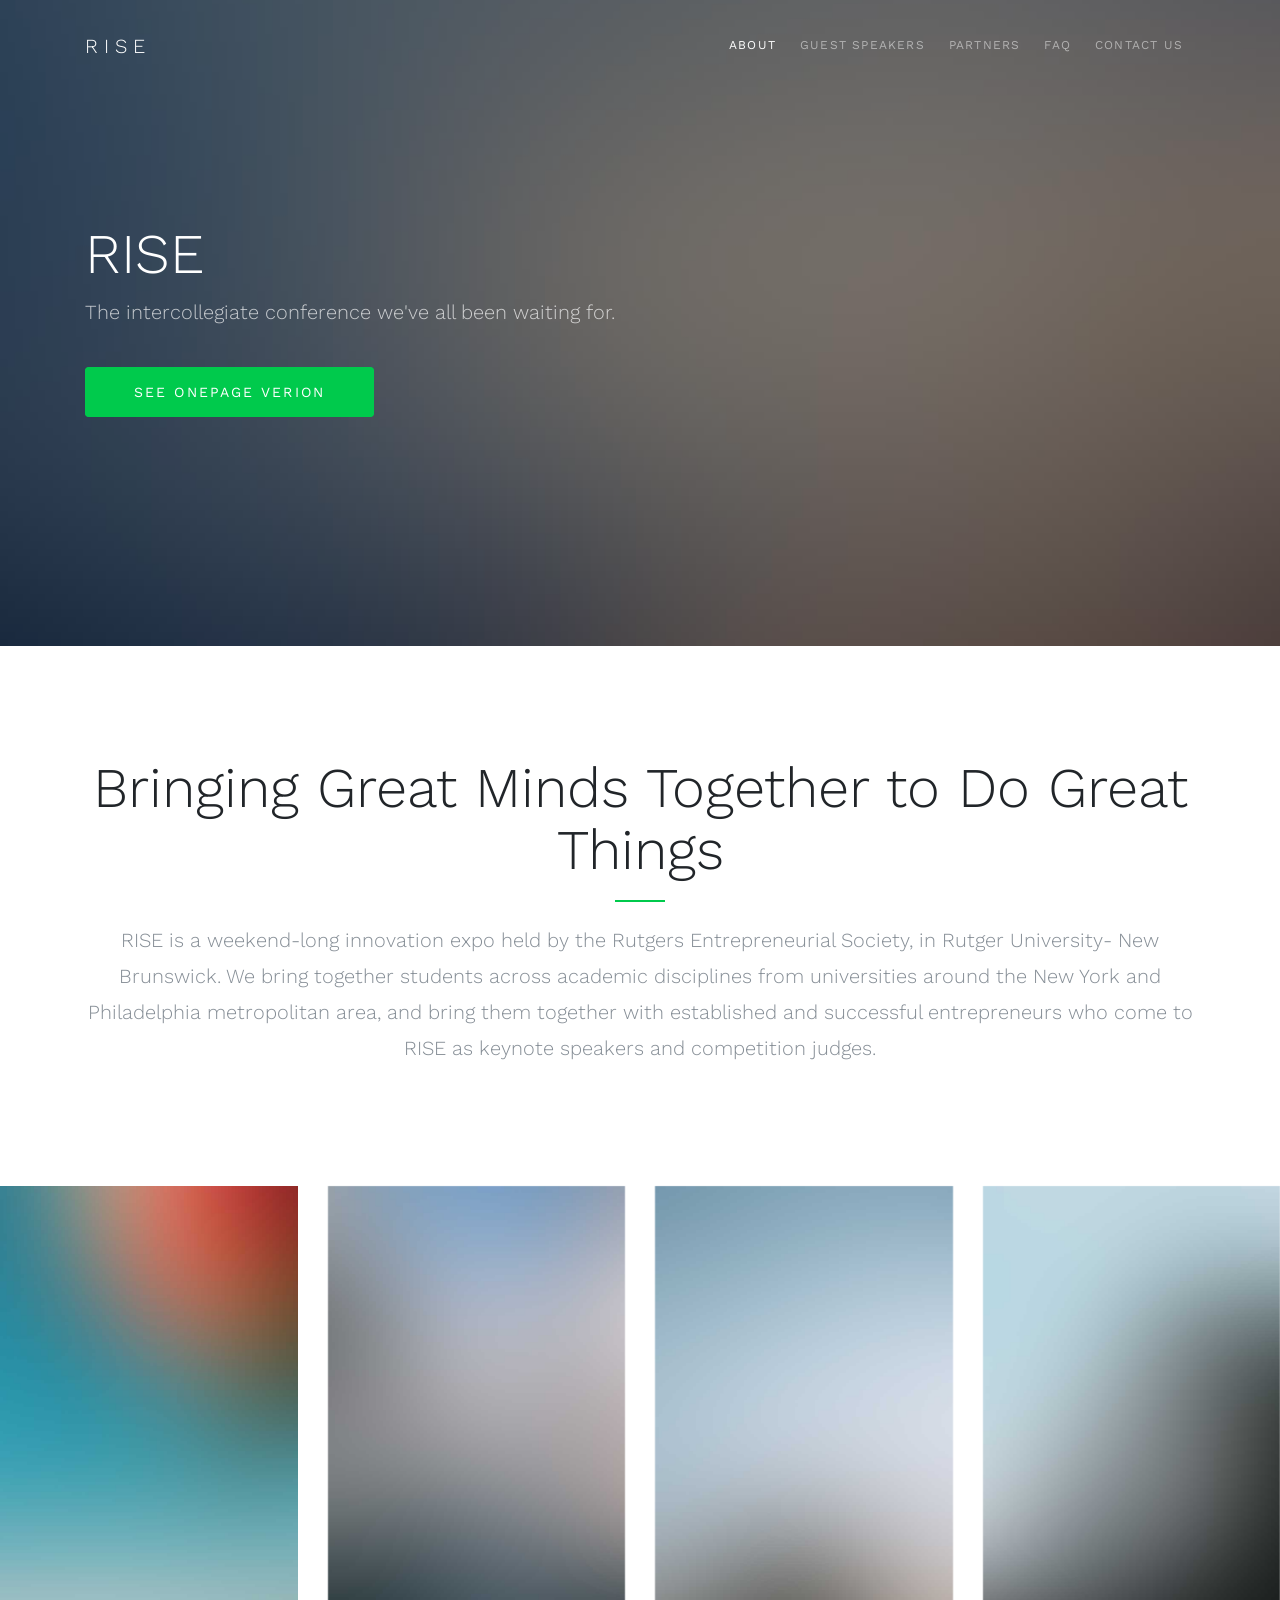
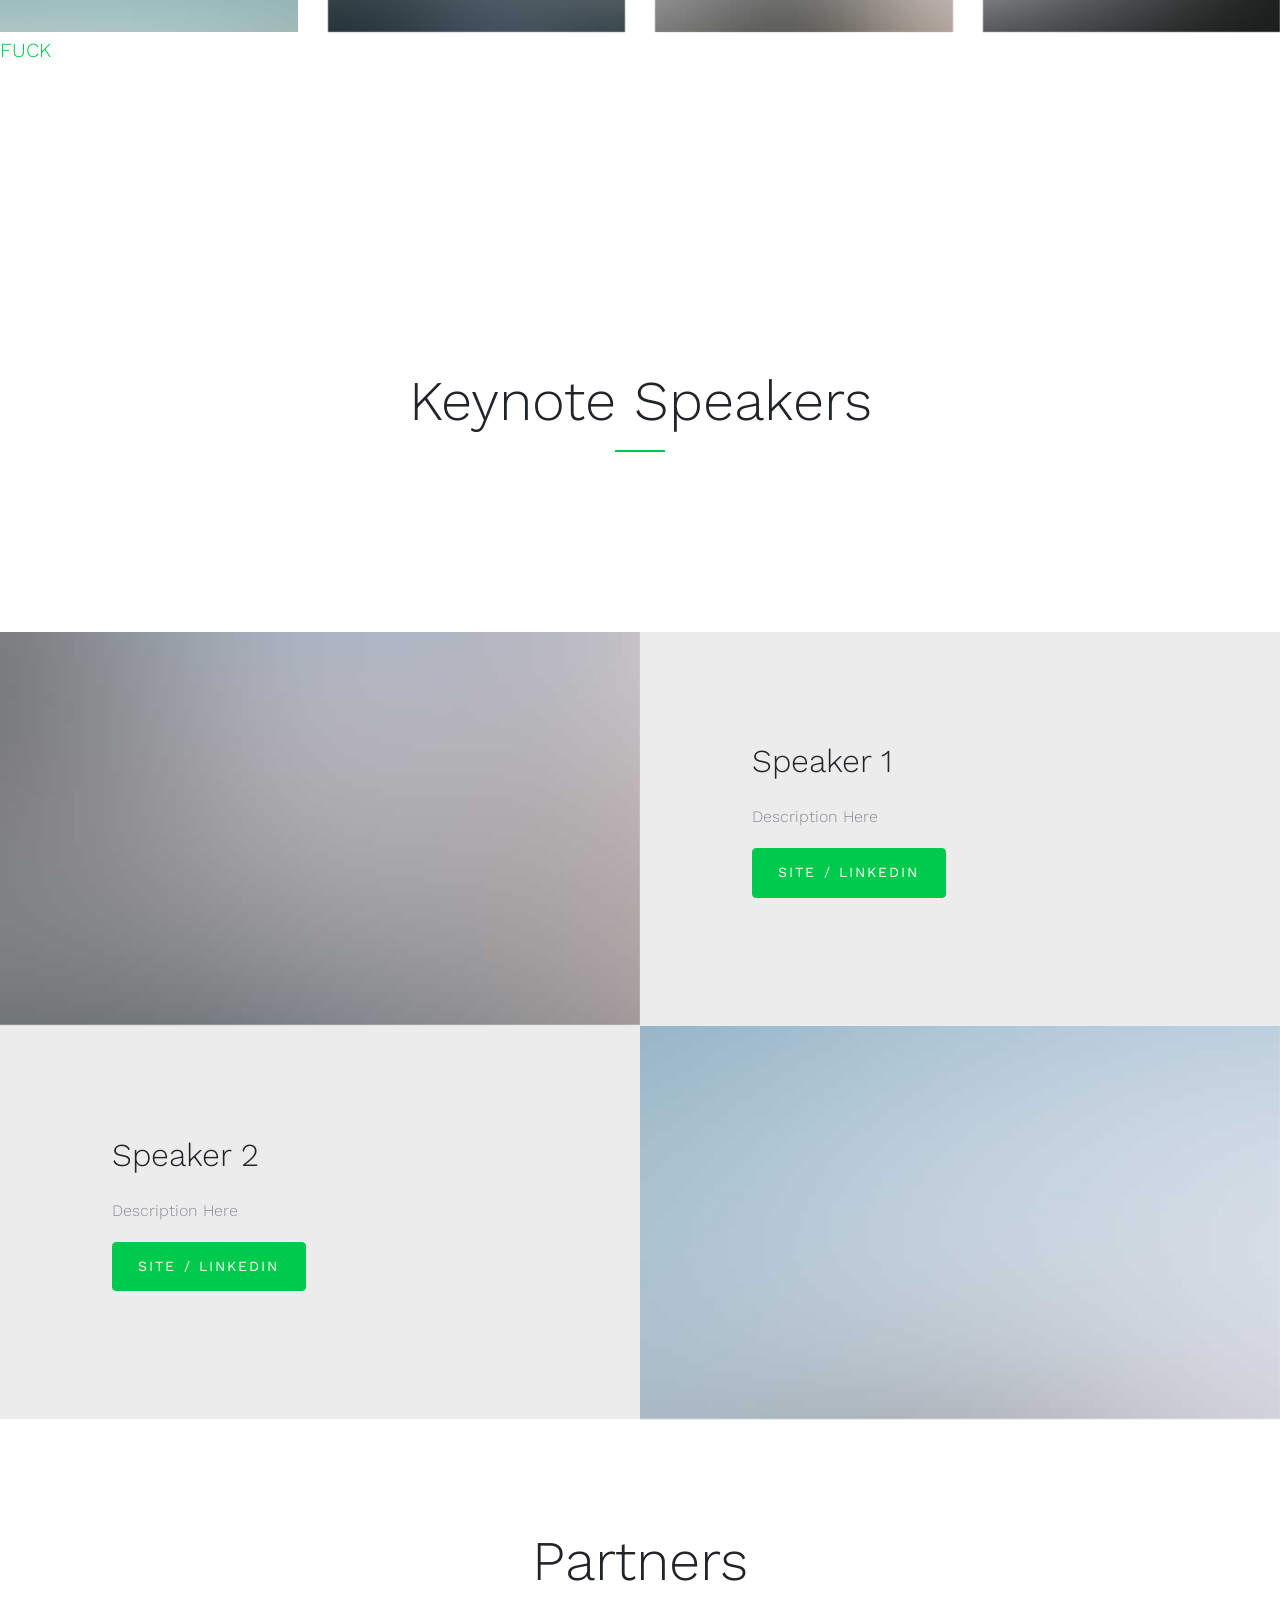
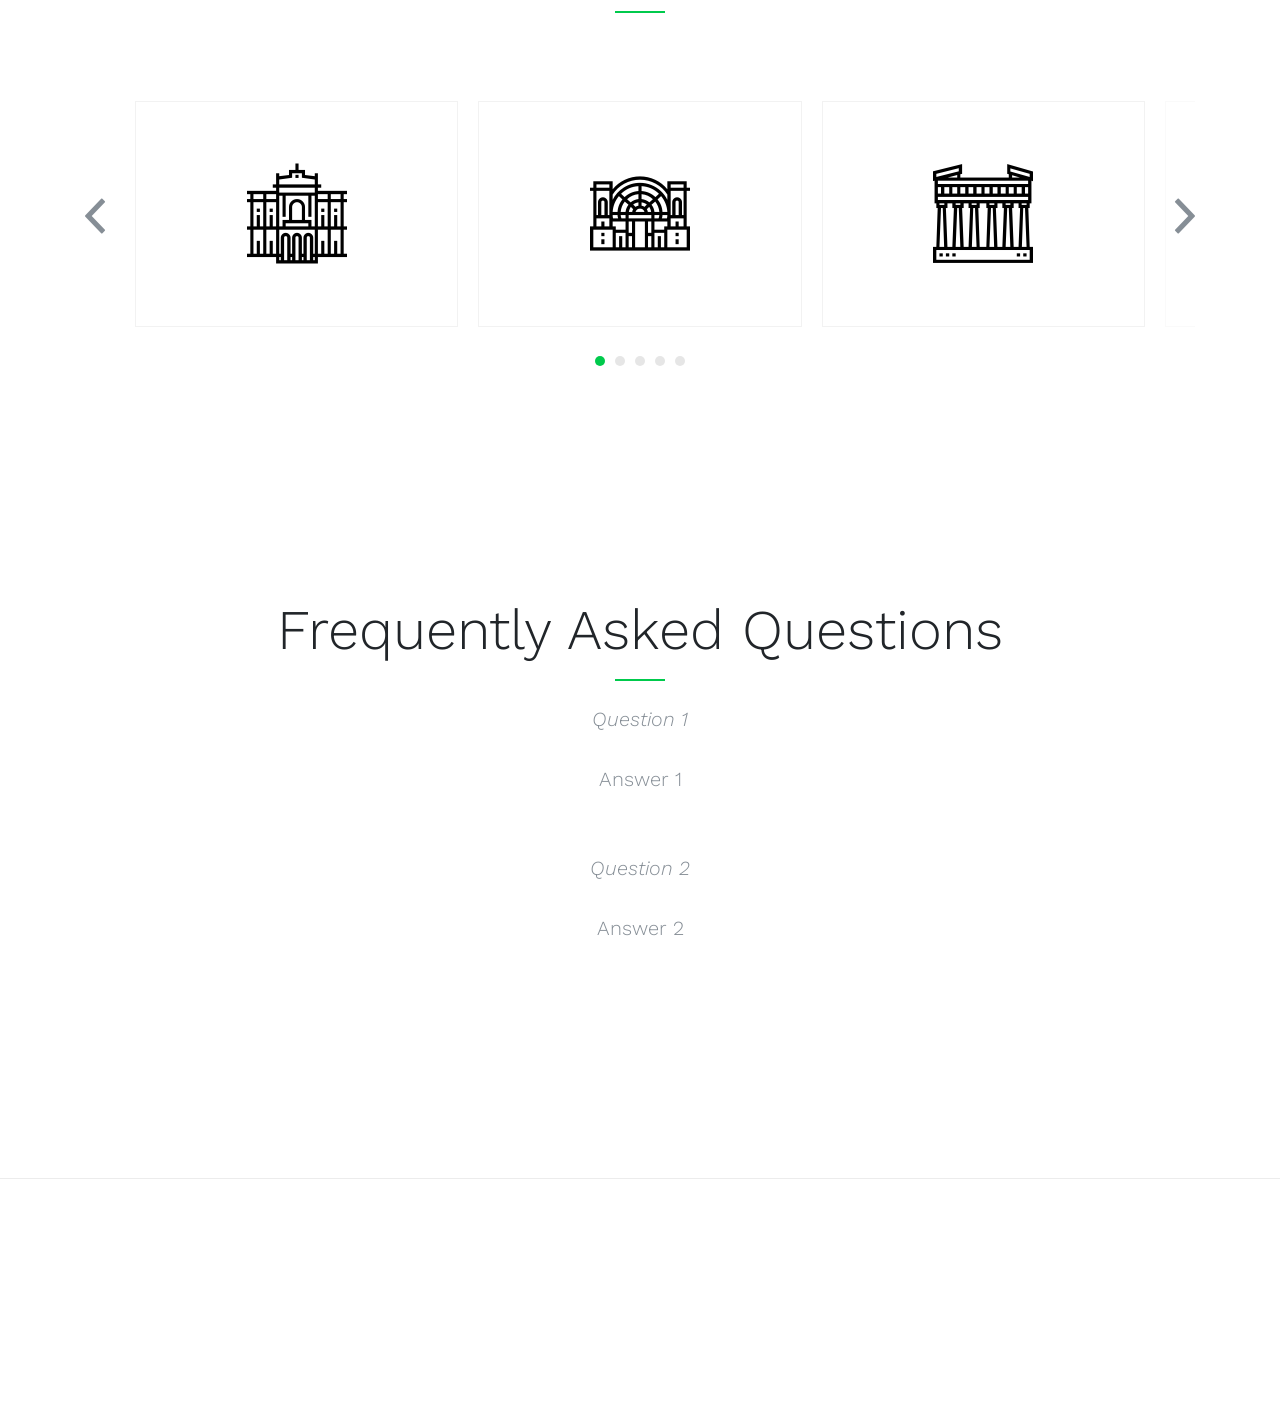
<file: rise-site/places/index.html>
<!DOCTYPE html>
<html lang="en">
	<head>
		<meta charset="utf-8">
		<meta name="viewport" content="width=device-width, initial-scale=1, shrink-to-fit=no">

		<title>RISE 2018</title>
		<meta name="description" content="RISE Site">
		<meta name="keywords" content="entrepreneurship, rutgers, RES, RISE">
    
    
    <link href="https://fonts.googleapis.com/css?family=Work+Sans:300,400,700" rel="stylesheet">

		<link rel="stylesheet" href="assets/css/bootstrap/bootstrap.css">
    <link rel="stylesheet" href="assets/css/animate.css">
    <link rel="stylesheet" href="assets/fonts/ionicons/css/ionicons.min.css">
    
    <link rel="stylesheet" href="assets/css/owl.carousel.min.css">
    
    <link rel="stylesheet" href="assets/fonts/flaticon/font/flaticon.css">

    <link rel="stylesheet" href="assets/fonts/fontawesome/css/font-awesome.min.css">
    <link rel="stylesheet" href="assets/css/bootstrap-datepicker.css">
    <link rel="stylesheet" href="assets/css/select2.css">
    

    <link rel="stylesheet" href="assets/css/helpers.css">
    <link rel="stylesheet" href="assets/css/style.css">

	</head>
	<body>
  

    <nav class="navbar navbar-expand-lg navbar-dark probootstrap_navbar" id="probootstrap-navbar">
      <div class="container">
        <a class="navbar-brand" href="index.html">RISE</a>
        <button class="navbar-toggler" type="button" data-toggle="collapse" data-target="#probootstrap-menu" aria-controls="probootstrap-menu" aria-expanded="false" aria-label="Toggle navigation">
          <span><i class="ion-navicon"></i></span>
        </button>
        <div class="collapse navbar-collapse" id="probootstrap-menu">
          <ul class="navbar-nav ml-auto">
            <li class="nav-item active"><a class="nav-link js-scroll-trigger" href="#about">About</a></li>
            <li class="nav-item"><a class="nav-link" href="city-guides.html">Guest Speakers</a></li>
            <li class="nav-item"><a class="nav-link" href="services.html">Partners</a></li>
            <li class="nav-item"><a class="nav-link" href="travel.html">FAQ</a></li>
            <li class="nav-item"><a class="nav-link" href="contact.html">Contact Us</a></li>
          </ul>
        </div>
      </div>
    </nav>
    <!-- END nav -->
    

    <section class="probootstrap-cover overflow-hidden relative" style="background-image: url('assets/images/header.jpg');" data-stellar-background-ratio="0.5"  id="section-home">
      <div class="overlay"></div>
      <div class="container">
        <div class="row align-items-center">
          <div class="col-md">
            <h2 class="heading mb-2 display-4 font-light probootstrap-animate">RISE</h2>
            <p class="lead mb-5 probootstrap-animate">The intercollegiate conference we've all been waiting for.</p>
            <p class="probootstrap-animate">
              <a href="onepage.html" role="button" class="btn btn-primary p-3 mr-3 pl-5 pr-5 text-uppercase d-lg-inline d-md-inline d-sm-block d-block mb-3">See OnePage Verion</a> 
            </p>
          </div> 
        </div>
      </div>
    
    </section>
    <!-- END section -->
    

    <section class="probootstrap_section" id="#about">
      <div class="container">
        <div class="row justify-content-center mb-5">
          <div class="col-md-12 text-center mb-5 probootstrap-animate">
            <h2 class="display-4 border-bottom probootstrap-section-heading">Bringing Great Minds Together to Do Great Things</h2>
            <blockquote class="">
              <p class="lead mb-4">RISE is a weekend-long innovation expo held by the Rutgers Entrepreneurial Society, in Rutger University- New Brunswick. 
                We bring together students across academic disciplines from universities around the New York and Philadelphia metropolitan area, and bring them together with 
                established and successful entrepreneurs who come to RISE as keynote speakers and competition judges.</p>
            </blockquote>

          </div>
        </div>
        
      </div>
      <div class="row">
          <div class="col-lg-3 col-md-6 probootstrap-animate mb-3">
            <a href="#" class="probootstrap-thumbnail">
              <img src="assets/images/img_1.jpg" alt="Free Template by uicookies.com" class="img-fluid">
                  <div class="lead mb-4">FUCK</div>
              <div class="probootstrap-text">
                <h3>Buena</h3>
              </div>
            </a>
          </div>
          <div class="col-lg-3 col-md-6 probootstrap-animate mb-3">
            <a href="#" class="probootstrap-thumbnail">
              <img src="assets/images/img_2.jpg" alt="Free Template by uicookies.com" class="img-fluid">
              <h3>Road</h3>
            </a>
          </div>
          <div class="col-lg-3 col-md-6 probootstrap-animate mb-3">
            <a href="#" class="probootstrap-thumbnail">
              <img src="assets/images/img_3.jpg" alt="Free Template by uicookies.com" class="img-fluid">
              <h3>Australia</h3>
            </a>
          </div>
          <div class="col-lg-3 col-md-6 probootstrap-animate mb-3">
            <a href="#" class="probootstrap-thumbnail">
              <img src="assets/images/img_4.jpg" alt="Free Template by uicookies.com" class="img-fluid">
              <h3>Japan</h3>
            </a>
          </div>
        </div>
    </section>
    <!-- END section -->  

    <section class="probootstrap_section">
      <div class="container">
        <div class="row text-center mb-5 probootstrap-animate">
          <div class="col-md-12">
            <h2 class="display-4 border-bottom probootstrap-section-heading">Keynote Speakers</h2>
          </div>
        </div>
      </div>
    </section>
        

    <section class="probootstrap-section-half d-md-flex" id="section-about">
      <div class="probootstrap-image probootstrap-animate" data-animate-effect="fadeIn" style="background-image: url(assets/images/img_2.jpg)"></div>
      <div class="probootstrap-text">
        <div class="probootstrap-inner probootstrap-animate" data-animate-effect="fadeInRight">
          <h2 class="heading mb-4">Speaker 1</h2>
          <p>
            Description Here
          </p>          
          <p><a href="#" class="btn btn-primary">Site / LinkedIn</a></p>
        </div>
      </div>
    </section>


<section class="probootstrap-section-half d-md-flex">
      <div class="probootstrap-image order-2 probootstrap-animate" data-animate-effect="fadeIn" style="background-image: url(assets/images/img_3.jpg)"></div>
      <div class="probootstrap-text order-1">
        <div class="probootstrap-inner probootstrap-animate" data-animate-effect="fadeInLeft">
          <h2 class="heading mb-4">Speaker 2</h2>
          <p>
            Description Here
          </p>
            <p><a href="#" class="btn btn-primary">Site / LinkedIn</a></p>
        </div>
      </div>
    </section>
<!-- END section -->

   <section class="probootstrap_section">
      <div class="container">
        <div class="row text-center mb-5 probootstrap-animate">
          <div class="col-md-12">
            <h2 class="display-4 border-bottom probootstrap-section-heading">Partners</h2>
          </div>
        </div>
        
        <div class="row probootstrap-animate">
          <div class="col-md-12">
            <div class="owl-carousel js-owl-carousel">
              <a class="probootstrap-slide" href="#">
                <span class="flaticon-teatro-de-la-caridad"></span>
                <em>Teatro de la Caridad</em>
              </a>
              <a class="probootstrap-slide" href="#">
                <span class="flaticon-royal-museum-of-the-armed-forces"></span>
                <em>Royal Museum of the Armed Forces</em>
              </a>
              <a class="probootstrap-slide" href="#">
                <span class="flaticon-parthenon"></span>
                <em>Parthenon</em>
              </a>
              <a class="probootstrap-slide" href="#">
                <span class="flaticon-marina-bay-sands"></span>
                <em>Marina Bay Sands</em>
              </a>
              <a class="probootstrap-slide" href="#">
                <span class="flaticon-samarra-minaret"></span>
                <em>Samarra Minaret</em>
              </a>
              <a class="probootstrap-slide" href="#">
                <span class="flaticon-chiang-kai-shek-memorial"></span>
                <em>Chiang Kai Shek Memorial</em>
              </a>
              <a class="probootstrap-slide" href="#">
                <span class="flaticon-heuvelse-kerk-tilburg"></span>
                <em>Heuvelse Kerk Tilburg</em>
              </a>
              <a class="probootstrap-slide" href="#">
                <span class="flaticon-cathedral-of-cordoba"></span>
                <em>Cathedral of Cordoba</em>
              </a>
              <a class="probootstrap-slide" href="#">
                <span class="flaticon-london-bridge"></span>
                <em>London Bridge</em>
              </a>
              <a class="probootstrap-slide" href="#">
                <span class="flaticon-taj-mahal"></span>
                <em>Taj Mahal</em>
              </a>
              <a class="probootstrap-slide" href="#">
                <span class="flaticon-leaning-tower-of-pisa"></span>
                <em>Leaning Tower of Pisa</em>
              </a>
              <a class="probootstrap-slide" href="#">
                <span class="flaticon-burj-al-arab"></span>
                <em>Burj al Arab</em>
              </a>
              <a class="probootstrap-slide" href="#">
                <span class="flaticon-gate-of-india"></span>
                <em>Gate of India</em>
              </a>
              <a class="probootstrap-slide" href="#">
                <span class="flaticon-osaka-castle"></span>
                <em>Osaka Castle</em>
              </a>
              <a class="probootstrap-slide" href="#">
                <span class="flaticon-statue-of-liberty"></span>
                <em>Statue of Liberty</em>
              </a>
              
            </div>
          </div>
        </div>
      </div>
    </section>
    <!--END section -->

    <section class="probootstrap_section" id="#faq">
        <div class="container">
          <div class="row justify-content-center mb-5">
            <div class="col-md-12 text-center mb-5 probootstrap-animate">
              <h2 class="display-4 border-bottom probootstrap-section-heading">Frequently Asked Questions</h2>
              <blockquote class="">
                <p class="lead mb-4"><em>Question 1</em></p>
                <p class="lead mb-4">Answer 1</p>
                <br>
                <p class="lead mb-4"><em>Question 2</em></p>
                <p class="lead mb-4">Answer 2</p>
              </blockquote>
  
            </div>
          </div>
      </div>
    </section>
    <!-- END section -->


    <!--<section class="probootstrap_section bg-light">
      <div class="container">
        <div class="row text-center mb-5 probootstrap-animate">
          <div class="col-md-12">
            <h2 class="display-4 border-bottom probootstrap-section-heading">More Services</h2>
          </div>
        </div>
        <div class="row">
          <div class="col-md-6">

            <div class="media probootstrap-media d-flex align-items-stretch mb-4 probootstrap-animate">
              <div class="probootstrap-media-image" style="background-image: url(assets/images/img_1.jpg)">
              </div>
              <div class="media-body">
                <h5 class="mb-3">01. Service Title Here</h5>
                <p>Far far away, behind the word mountains, far from the countries Vokalia and Consonantia, there live the blind texts. </p>
              </div>
            </div>

            <div class="media probootstrap-media d-flex align-items-stretch mb-4 probootstrap-animate">
              <div class="probootstrap-media-image" style="background-image: url(assets/images/img_2.jpg)">
              </div>
              <div class="media-body">
                <h5 class="mb-3">02. Service Title Here</h5>
                <p>Far far away, behind the word mountains, far from the countries Vokalia and Consonantia, there live the blind texts. </p>
              </div>
            </div>

          </div>
          <div class="col-md-6">
            
            <div class="media probootstrap-media d-flex align-items-stretch mb-4 probootstrap-animate">
              <div class="probootstrap-media-image" style="background-image: url(assets/images/img_4.jpg)">
              </div>
              <div class="media-body">
                <h5 class="mb-3">03. Service Title Here</h5>
                <p>Far far away, behind the word mountains, far from the countries Vokalia and Consonantia, there live the blind texts. </p>
              </div>
            </div>

            <div class="media probootstrap-media d-flex align-items-stretch mb-4 probootstrap-animate">
              <div class="probootstrap-media-image" style="background-image: url(assets/images/img_5.jpg)">
              </div>
              <div class="media-body">
                <h5 class="mb-3">04. Service Title Here</h5>
                <p>Far far away, behind the word mountains, far from the countries Vokalia and Consonantia, there live the blind texts. </p>
              </div>
            </div>

          </div>
        </div>
      </div>
    </section>
  END section -->

   <!--  <section class="probootstrap_section" id="section-feature-testimonial">
      <div class="container">
        <div class="row justify-content-center mb-5">
          <div class="col-md-12 text-center mb-5 probootstrap-animate">
            <h2 class="display-4 border-bottom probootstrap-section-heading">Testimonial</h2>
            <blockquote class="">
              <p class="lead mb-4"><em>Far far away, behind the word mountains, far from the countries Vokalia and Consonantia, there live the blind texts. Separated they live in Bookmarksgrove right at the coast of the Semantics, a large language ocean. A small river named Duden flows by their place and supplies it with the necessary regelialia. It is a paradisematic country, in which roasted parts of sentences fly into your mouth.</em></p>
              <p class="probootstrap-author">
                <a href="https://uicookies.com/" target="_blank">
                  <img src="assets/images/person_1.jpg" alt="Free Template by uicookies.com" class="rounded-circle">
                  <span class="probootstrap-name">James Smith</span>
                  <span class="probootstrap-title">Chief Executive Officer</span>
                </a>
              </p>
            </blockquote>

          </div>
        </div>
        
      </div>
    </section>
    END section -->

   <!--  <section class="probootstrap_section bg-light">
      <div class="container">
        <div class="row text-center mb-5 probootstrap-animate">
          <div class="col-md-12">
            <h2 class="display-4 border-bottom probootstrap-section-heading">News</h2>
          </div>
        </div>
        <div class="row">
          <div class="col-md-6">

            <div class="media probootstrap-media d-flex align-items-stretch mb-4 probootstrap-animate">
              <div class="probootstrap-media-image" style="background-image: url(assets/images/img_1.jpg)">
              </div>
              <div class="media-body">
                <span class="text-uppercase">January 1st 2018</span>
                <h5 class="mb-3">Travel To United States Without Visa</h5>
                <p>Far far away, behind the word mountains, far from the countries Vokalia and Consonantia, there live the blind texts. </p>
                <p><a href="#">Read More</a></p>
              </div>
            </div>

            <div class="media probootstrap-media d-flex align-items-stretch mb-4 probootstrap-animate">
              <div class="probootstrap-media-image" style="background-image: url(assets/images/img_2.jpg)">
              </div>
              <div class="media-body">
                <span class="text-uppercase">January 1st 2018</span>
                <h5 class="mb-3">Travel To United States Without Visa</h5>
                <p>Far far away, behind the word mountains, far from the countries Vokalia and Consonantia, there live the blind texts. </p>
                <p><a href="#">Read More</a></p>
              </div>
            </div>

          </div>
          <div class="col-md-6">
            
            <div class="media probootstrap-media d-flex align-items-stretch mb-4 probootstrap-animate">
              <div class="probootstrap-media-image" style="background-image: url(assets/images/img_4.jpg)">
              </div>
              <div class="media-body">
                <span class="text-uppercase">January 1st 2018</span>
                <h5 class="mb-3">Travel To United States Without Visa</h5>
                <p>Far far away, behind the word mountains, far from the countries Vokalia and Consonantia, there live the blind texts. </p>
                <p><a href="#">Read More</a></p>
              </div>
            </div>

            <div class="media probootstrap-media d-flex align-items-stretch mb-4 probootstrap-animate">
              <div class="probootstrap-media-image" style="background-image: url(assets/images/img_5.jpg)">
              </div>
              <div class="media-body">
                <span class="text-uppercase">January 1st 2018</span>
                <h5 class="mb-3">Travel To United States Without Visa</h5>
                <p>Far far away, behind the word mountains, far from the countries Vokalia and Consonantia, there live the blind texts. </p>
                <p><a href="#">Read More</a></p>
              </div>
            </div>

          </div>
        </div>
      </div>
    </section>
    <!-- END section -->

   <!--  <section class="probootstrap_section">
      <div class="container">
        <div class="row text-center mb-5 probootstrap-animate">
          <div class="col-md-12">
            <h2 class="display-4 border-bottom probootstrap-section-heading">Travel With Us</h2>
          </div>
        </div>
        
        <div class="row probootstrap-animate">
          <div class="col-md-12">
            <div class="owl-carousel js-owl-carousel-2">
              <div>
                <div class="media probootstrap-media d-block align-items-stretch mb-4 probootstrap-animate">
                  <img src="assets/images/sq_img_2.jpg" alt="Free Template by uiCookies" class="img-fluid">
                  <div class="media-body">
                    <h5 class="mb-3">02. Service Title Here</h5>
                    <p>Far far away, behind the word mountains, far from the countries Vokalia and Consonantia, there live the blind texts. </p>
                  </div>
                </div>
              </div>
              <!-- END slide item 

              <div>
                <div class="media probootstrap-media d-block align-items-stretch mb-4 probootstrap-animate">
                  <img src="assets/images/sq_img_1.jpg" alt="Free Template by uiCookies" class="img-fluid">
                  <div class="media-body">
                    <h5 class="mb-3">02. Service Title Here</h5>
                    <p>Far far away, behind the word mountains, far from the countries Vokalia and Consonantia, there live the blind texts. </p>
                  </div>
                </div>
              </div>
              <!-- END slide item 

              <div>
                <div class="media probootstrap-media d-block align-items-stretch mb-4 probootstrap-animate">
                  <img src="assets/images/sq_img_3.jpg" alt="Free Template by uiCookies" class="img-fluid">
                  <div class="media-body">
                    <h5 class="mb-3">02. Service Title Here</h5>
                    <p>Far far away, behind the word mountains, far from the countries Vokalia and Consonantia, there live the blind texts. </p>
                  </div>
                </div>
              </div>
              <!-- END slide item 

              <div>
                <div class="media probootstrap-media d-block align-items-stretch mb-4 probootstrap-animate">
                  <img src="assets/images/sq_img_4.jpg" alt="Free Template by uiCookies" class="img-fluid">
                  <div class="media-body">
                    <h5 class="mb-3">02. Service Title Here</h5>
                    <p>Far far away, behind the word mountains, far from the countries Vokalia and Consonantia, there live the blind texts. </p>
                  </div>
                </div>
              </div>
              <!-- END slide item

              <div>
                <div class="media probootstrap-media d-block align-items-stretch mb-4 probootstrap-animate">
                  <img src="assets/images/sq_img_5.jpg" alt="Free Template by uiCookies" class="img-fluid">
                  <div class="media-body">
                    <h5 class="mb-3">02. Service Title Here</h5>
                    <p>Far far away, behind the word mountains, far from the countries Vokalia and Consonantia, there live the blind texts. </p>
                  </div>
                </div>
              </div>
              <!-- END slide item 


              <div>
                <div class="media probootstrap-media d-block align-items-stretch mb-4 probootstrap-animate">
                  <img src="assets/images/sq_img_2.jpg" alt="Free Template by uiCookies" class="img-fluid">
                  <div class="media-body">
                    <h5 class="mb-3">02. Service Title Here</h5>
                    <p>Far far away, behind the word mountains, far from the countries Vokalia and Consonantia, there live the blind texts. </p>
                  </div>
                </div>
              </div>
              <!-- END slide item

              <div>
                <div class="media probootstrap-media d-block align-items-stretch mb-4 probootstrap-animate">
                  <img src="assets/images/sq_img_1.jpg" alt="Free Template by uiCookies" class="img-fluid">
                  <div class="media-body">
                    <h5 class="mb-3">02. Service Title Here</h5>
                    <p>Far far away, behind the word mountains, far from the countries Vokalia and Consonantia, there live the blind texts. </p>
                  </div>
                </div>
              </div>
              <!-- END slide item

              <div>
                <div class="media probootstrap-media d-block align-items-stretch mb-4 probootstrap-animate">
                  <img src="assets/images/sq_img_3.jpg" alt="Free Template by uiCookies" class="img-fluid">
                  <div class="media-body">
                    <h5 class="mb-3">02. Service Title Here</h5>
                    <p>Far far away, behind the word mountains, far from the countries Vokalia and Consonantia, there live the blind texts. </p>
                  </div>
                </div>
              </div>
              <!-- END slide item 

              <div>
                <div class="media probootstrap-media d-block align-items-stretch mb-4 probootstrap-animate">
                  <img src="assets/images/sq_img_4.jpg" alt="Free Template by uiCookies" class="img-fluid">
                  <div class="media-body">
                    <h5 class="mb-3">02. Service Title Here</h5>
                    <p>Far far away, behind the word mountains, far from the countries Vokalia and Consonantia, there live the blind texts. </p>
                  </div>
                </div>
              </div>
              <!-- END slide item

              <div>
                <div class="media probootstrap-media d-block align-items-stretch mb-4 probootstrap-animate">
                  <img src="assets/images/sq_img_5.jpg" alt="Free Template by uiCookies" class="img-fluid">
                  <div class="media-body">
                    <h5 class="mb-3">02. Service Title Here</h5>
                    <p>Far far away, behind the word mountains, far from the countries Vokalia and Consonantia, there live the blind texts. </p>
                  </div>
                </div>
              </div>
              <!-- END slide item -->
              
            </div>
          </div>
        </div>
      </div>
    </section>
    <!-- END section -->

    <footer class="probootstrap_section probootstrap-border-top">
      <div class="container">
        <!--<div class="row mb-5">
          <div class="col-md-3">
            <h3 class="probootstrap_font-18 mb-3">Quick Links</h3>
            <ul class="list-unstyled">
              <li><a href="https://free-template.co" target="_blank">Home</a></li>
              <li><a href="https://free-template.co" target="_blank">About</a></li>
              <li><a href="https://free-template.co" target="_blank">Services</a></li>
              <li><a href="https://free-template.co" target="_blank">Contact</a></li>
            </ul>
          </div>
          <div class="col-md-3">
            <h3 class="probootstrap_font-18 mb-3">Quick Links</h3>
            <ul class="list-unstyled">
              <li><a href="https://free-template.co" target="_blank">Home</a></li>
              <li><a href="https://free-template.co" target="_blank">About</a></li>
              <li><a href="https://free-template.co" target="_blank">Services</a></li>
              <li><a href="https://free-template.co" target="_blank">Contact</a></li>
            </ul>
          </div>
          <div class="col-md-3">
            <h3 class="probootstrap_font-18 mb-3">Quick Links</h3>
            <ul class="list-unstyled">
              <li><a href="https://free-template.co" target="_blank">Home</a></li>
              <li><a href="https://free-template.co" target="_blank">About</a></li>
              <li><a href="https://free-template.co" target="_blank">Services</a></li>
              <li><a href="https://free-template.co" target="_blank">Contact</a></li>
            </ul>
          </div>
          <div class="col-md-3">
            <h3 class="probootstrap_font-18 mb-3">Quick Links</h3>
            <ul class="list-unstyled">
              <li><a href="https://free-template.co" target="_blank">Home</a></li>
              <li><a href="https://free-template.co" target="_blank">About</a></li>
              <li><a href="https://free-template.co" target="_blank">Services</a></li>
              <li><a href="https://free-template.co" target="_blank">Contact</a></li>
            </ul>
          </div>
        </div>
        <div class="row pt-5">
          <div class="col-md-12 text-center">
            <p class="probootstrap_font-14">&copy; 2017. All Rights Reserved. <br> Designed &amp; Developed by <a href="https://uicookies.com/" target="_blank">uiCookies</a><small> (Don't remove credit link on this footer. See <a href="https://uicookies.com/license/">license</a>)</small></p>
            <p class="probootstrap_font-14">Demo Images: <a href="https://unsplash.com/" target="_blank">Unsplash</a></p>
          </div> -->
        </div>
      </div>
    </footer>

    
    <script src="assets/js/jquery.min.js"></script>
    
    <script src="assets/js/popper.min.js"></script>
    <script src="assets/js/bootstrap.min.js"></script>
    <script src="assets/js/owl.carousel.min.js"></script>

    <script src="assets/js/bootstrap-datepicker.js"></script>
    <script src="assets/js/jquery.waypoints.min.js"></script>
    <script src="assets/js/jquery.easing.1.3.js"></script>

    <script src="assets/js/select2.min.js"></script>

    <script src="assets/js/main.js"></script>
	</body>
</html>
</file>
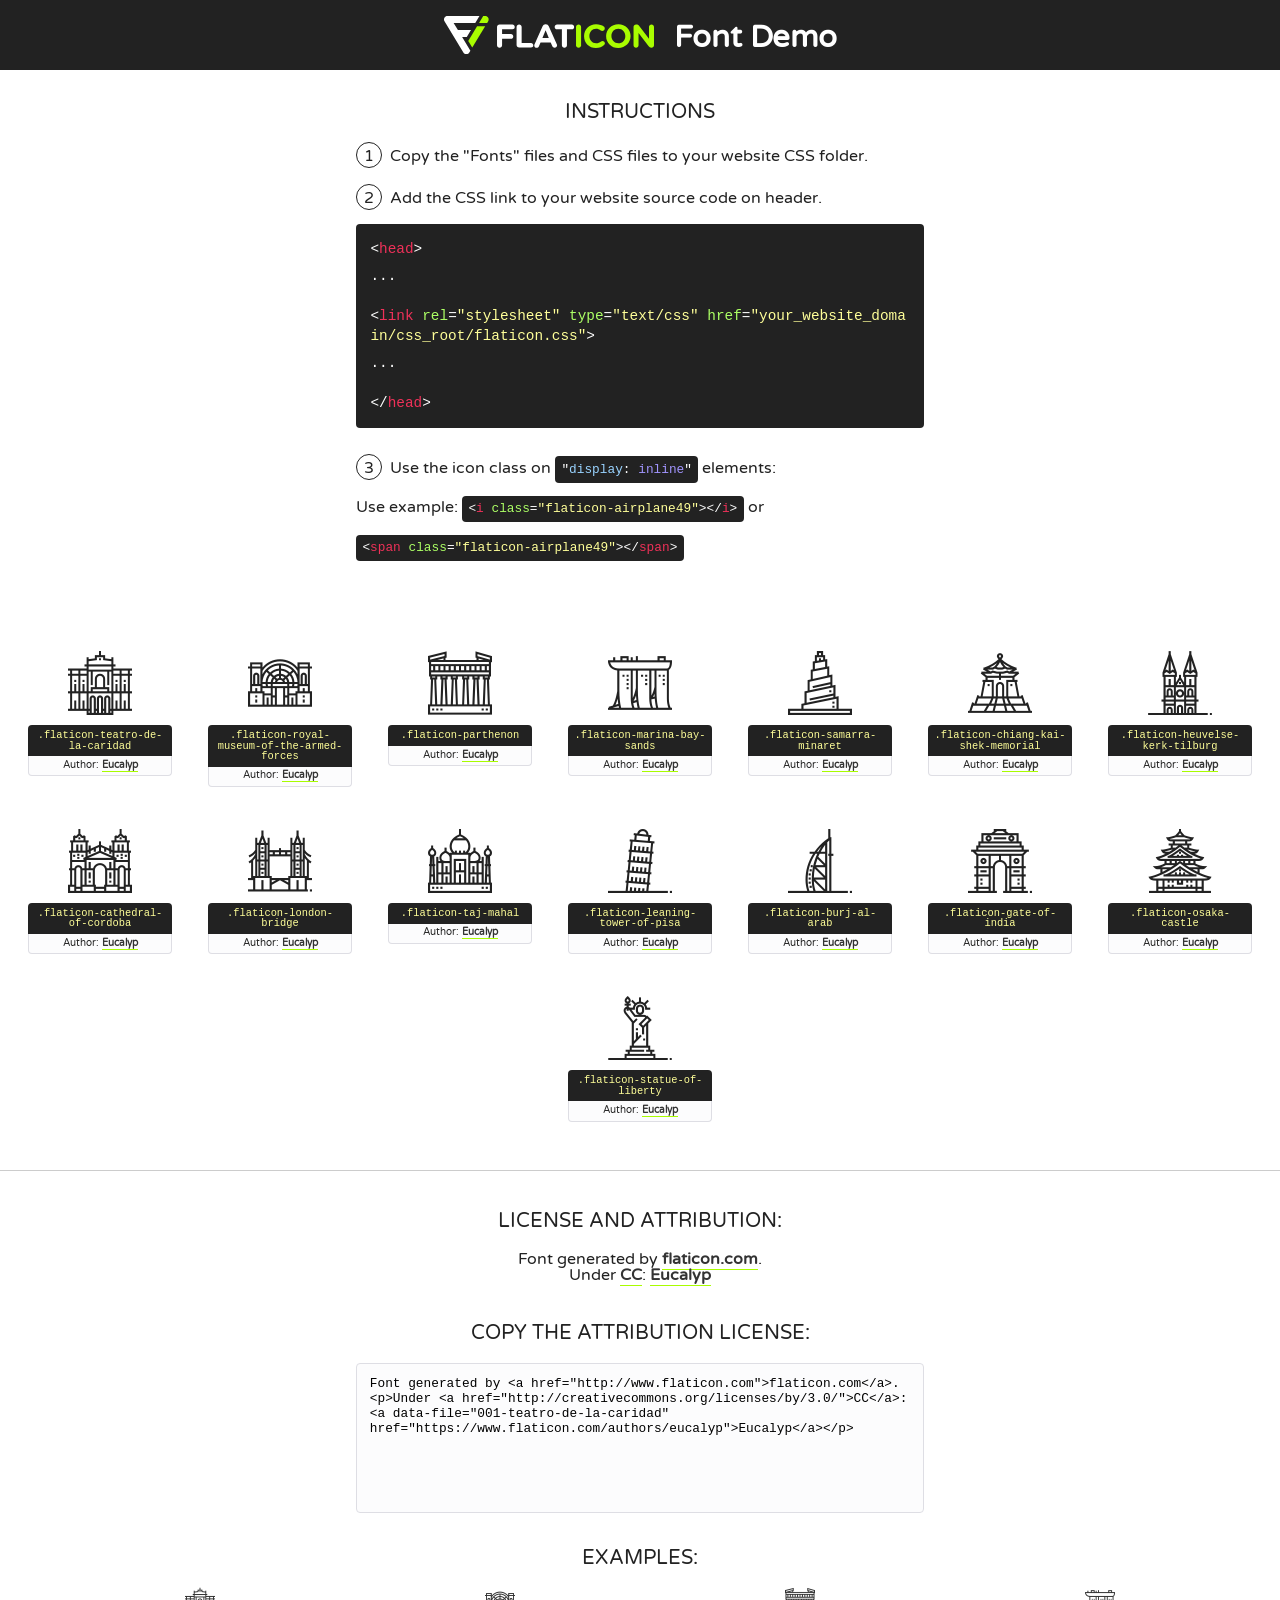
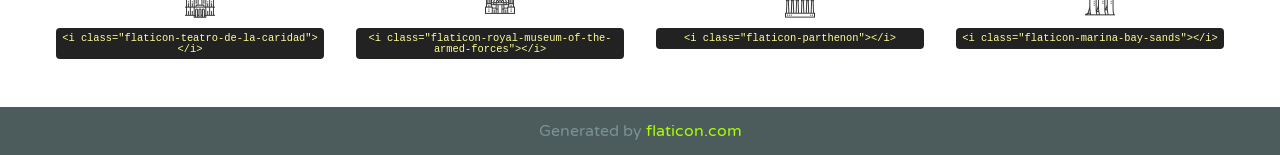
<file: rise-site/places/assets/fonts/flaticon/font/flaticon.html>
<!DOCTYPE html>
<!--
  Flaticon icon font: Flaticon
  Creation date: 18/12/2017 13:29
-->
<html>
<!DOCTYPE html>
<html>

<head>
    <title>Flaticon WebFont</title>
    <link href="http://fonts.googleapis.com/css?family=Varela+Round" rel="stylesheet" type="text/css" />
    <link rel="stylesheet" type="text/css" href="flaticon.css">
    <meta charset="UTF-8">
    <style>
    html, body, div, span, applet, object, iframe,
    h1, h2, h3, h4, h5, h6, p, blockquote, pre,
    a, abbr, acronym, address, big, cite, code,
    del, dfn, em, img, ins, kbd, q, s, samp,
    small, strike, strong, sub, sup, tt, var,
    b, u, i, center,
    dl, dt, dd, ol, ul, li,
    fieldset, form, label, legend,
    table, caption, tbody, tfoot, thead, tr, th, td,
    article, aside, canvas, details, embed, 
    figure, figcaption, footer, header, hgroup, 
    menu, nav, output, ruby, section, summary,
    time, mark, audio, video {
        margin: 0;
        padding: 0;
        border: 0;
        font-size: 100%;
        font: inherit;
        vertical-align: baseline;
    }
    /* HTML5 display-role reset for older browsers */
    article, aside, details, figcaption, figure, 
    footer, header, hgroup, menu, nav, section {
        display: block;
    }
    body {
        line-height: 1;
    }
    ol, ul {
        list-style: none;
    }
    blockquote, q {
        quotes: none;
    }
    blockquote:before, blockquote:after,
    q:before, q:after {
        content: '';
        content: none;
    }
    table {
        border-collapse: collapse;
        border-spacing: 0;
    }
    body {
        font-family: 'Varela Round', Helvetica, Arial, sans-serif;
        font-size: 16px;
        color: #222;
    }
    a {
        color: #333;
        border-bottom: 1px solid #a9fd00;
        font-weight: bold;
        text-decoration: none;
    }
    * {
        -moz-box-sizing: border-box;
        -webkit-box-sizing: border-box;
        box-sizing: border-box;
        margin: 0;
        padding: 0;
    }
    [class^="flaticon-"]:before, [class*=" flaticon-"]:before, [class^="flaticon-"]:after, [class*=" flaticon-"]:after {
        font-family: Flaticon;
        font-size: 30px;
        font-style: normal;
        margin-left: 20px;
        color: #333;
    }
    .wrapper {
        max-width: 600px;
        margin: auto;
        padding: 0 1em;
    }
    .title {
        font-size: 1.25em;
        text-align: center;
        margin-bottom: 1em;
        text-transform: uppercase;
    }
    header {
        text-align: center;
        background-color: #222;
        color: #fff;
        padding: 1em;
    }
    header .logo {
        width: 210px;
        height: 38px;
        display: inline-block;
        vertical-align: middle;
        margin-right: 1em;
        border: none;
    }
    header strong {
        font-size: 1.95em;
        font-weight: bold;
        vertical-align: middle;
        margin-top: 5px;
        display: inline-block;
    }
    .demo {
        margin: 2em auto;
        line-height: 1.25em;
    }
    .demo ul li {
        margin-bottom: 1em;
    }
    .demo ul li .num {
        color: #222;
        border-radius: 20px;
        display: inline-block;
        width: 26px;
        padding: 3px;
        height: 26px;
        text-align: center;
        margin-right: 0.5em;
        border: 1px solid #222;
    }
    .demo ul li code {
        background-color: #222;
        border-radius: 4px;
        padding: 0.25em 0.5em;
        display: inline-block;
        color: #fff;
        font-family: Consolas,Monaco,Lucida Console,Liberation Mono,DejaVu Sans Mono,Bitstream Vera Sans Mono,Courier New, monospace;
        font-weight: lighter;
        margin-top: 1em;
        font-size: 0.8em;
        word-break: break-all;
    }
    .demo ul li code.big {
        padding: 1em;
        font-size: 0.9em;
    }
    .demo ul li code .red {
        color: #EF3159;
    }
    .demo ul li code .green {
        color: #ACFF65;
    }
    .demo ul li code .yellow {
        color: #FFFF99;
    }
    .demo ul li code .blue {
        color: #99D3FF;
    }
    .demo ul li code .purple {
        color: #A295FF;
    }
    .demo ul li code .dots {
        margin-top: 0.5em;
        display: block;
    }
    #glyphs {
        border-bottom: 1px solid #ccc;
        padding: 2em 0;
        text-align: center;
    }
    .glyph {
        display: inline-block;
        width: 9em;
        margin: 1em;
        text-align: center;
        vertical-align: top;
        background: #FFF;
    }
    .glyph .glyph-icon {
        padding: 10px;
        display: block;
        font-family:"Flaticon";
        font-size: 64px;
        line-height: 1;
    }
    .glyph .glyph-icon:before {
        font-size: 64px;
        color: #222;
        margin-left: 0;
    }
    .class-name {
        font-size: 0.65em;
        background-color: #222;
        color: #fff;
        border-radius: 4px 4px 0 0;
        padding: 0.5em;
        color: #FFFF99;
        font-family: Consolas,Monaco,Lucida Console,Liberation Mono,DejaVu Sans Mono,Bitstream Vera Sans Mono,Courier New, monospace;
    }
    .author-name {
        font-size: 0.6em;
        background-color: #fcfcfd;
        border: 1px solid #DEDEE4;
        border-top: 0;
        border-radius: 0 0 4px 4px;
        padding: 0.5em;
    }
    .class-name:last-child {
        font-size: 10px;
        color:#888;
    }
    .class-name:last-child a {
        font-size: 10px;
        color:#555;
    }
    .class-name:last-child a:hover {
        color:#a9fd00;
    }
    .glyph > input {
        display: block;
        width: 100px;
        margin: 5px auto;
        text-align: center;
        font-size: 12px;
        cursor: text;
    }
    .glyph > input.icon-input {
        font-family:"Flaticon";
        font-size: 16px;
        margin-bottom: 10px;
    }
    .attribution .title {
        margin-top: 2em;
    }
    .attribution textarea {
        background-color: #fcfcfd;
        padding: 1em;
        border: none;
        box-shadow: none;
        border: 1px solid #DEDEE4;
        border-radius: 4px;
        resize: none;
        width: 100%;
        height: 150px;
        font-size: 0.8em;
        font-family: Consolas,Monaco,Lucida Console,Liberation Mono,DejaVu Sans Mono,Bitstream Vera Sans Mono,Courier New, monospace;
        -webkit-appearance: none;
    }
    .iconsuse {
        margin: 2em auto;
        text-align: center;
        max-width: 1200px;
    }
    .iconsuse:after {
        content: '';
        display: table;
        clear: both;
    }
    .iconsuse .image {
        float: left;
        width: 25%;
        padding: 0 1em;
    }
    .iconsuse .image p {
        margin-bottom: 1em;
    }
    .iconsuse .image span {
        display: block;
        font-size: 0.65em;
        background-color: #222;
        color: #fff;
        border-radius: 4px;
        padding: 0.5em;
        color: #FFFF99;
        margin-top: 1em;
        font-family: Consolas,Monaco,Lucida Console,Liberation Mono,DejaVu Sans Mono,Bitstream Vera Sans Mono,Courier New, monospace;
    }
    #footer {
        text-align: center;
        background-color: #4C5B5C;
        color: #7c9192;
        padding: 1em;
    }
    #footer a {
        border: none;
        color: #a9fd00;
        font-weight: normal;
    }
    @media (max-width: 960px) {
        .iconsuse .image {
            width: 50%;
        }
    }
    @media (max-width: 560px) {
        .iconsuse .image {
            width: 100%;
        }
    }
    </style>
</head>

<body class="characters-off">

    <header>
        <a href="http://www.flaticon.com" target="_blank" class="logo">
            <svg version="1.1" xmlns="http://www.w3.org/2000/svg" xmlns:xlink="http://www.w3.org/1999/xlink" xmlns:a="http://ns.adobe.com/AdobeSVGViewerExtensions/3.0/" viewBox="0 0 560.875 102.036" enable-background="new 0 0 560.875 102.036" xml:space="preserve">
                <defs>
                </defs>
                <g>
                    <g class="letters">
                        <path fill="#ffffff" d="M141.596,29.675c0-3.777,2.985-6.767,6.764-6.767h34.438c3.426,0,6.15,2.728,6.15,6.15
                        c0,3.43-2.724,6.149-6.15,6.149h-27.674v13.091h23.719c3.429,0,6.151,2.724,6.151,6.15c0,3.43-2.723,6.149-6.151,6.149h-23.719
                        v17.574c0,3.773-2.986,6.761-6.764,6.761c-3.779,0-6.764-2.989-6.764-6.761V29.675z"></path>
                        <path fill="#ffffff" d="M193.844,29.149c0-3.781,2.985-6.767,6.764-6.767c3.776,0,6.763,2.985,6.763,6.767v42.957h25.039
                        c3.426,0,6.149,2.726,6.149,6.153c0,3.425-2.723,6.15-6.149,6.15h-31.802c-3.779,0-6.764-2.986-6.764-6.768V29.149z"></path>
                        <path fill="#ffffff" d="M241.891,75.71l21.438-48.407c1.492-3.341,4.215-5.357,7.906-5.357h0.792
                        c3.686,0,6.323,2.017,7.815,5.357l21.439,48.407c0.436,0.967,0.701,1.845,0.701,2.723c0,3.602-2.809,6.501-6.414,6.501
                        c-3.161,0-5.269-1.845-6.499-4.655l-4.132-9.661h-27.059l-4.301,10.102c-1.144,2.631-3.426,4.214-6.237,4.214
                        c-3.517,0-6.24-2.81-6.24-6.325C241.1,77.64,241.451,76.677,241.891,75.71z M279.932,58.666l-8.521-20.297l-8.526,20.297H279.932
                        z"></path>
                        <path fill="#ffffff" d="M314.864,35.387H301.86c-3.429,0-6.239-2.813-6.239-6.238c0-3.429,2.811-6.24,6.239-6.24h39.533
                        c3.426,0,6.237,2.811,6.237,6.24c0,3.425-2.811,6.238-6.237,6.238h-13.001v42.785c0,3.773-2.99,6.761-6.764,6.761
                        c-3.779,0-6.764-2.989-6.764-6.761V35.387z"></path>
                        <path fill="#A9FD00" d="M352.615,29.149c0-3.781,2.985-6.767,6.767-6.767c3.774,0,6.761,2.985,6.761,6.767v49.024
                        c0,3.773-2.987,6.761-6.761,6.761c-3.781,0-6.767-2.989-6.767-6.761V29.149z"></path>
                        <path fill="#A9FD00" d="M374.132,53.836v-0.179c0-17.481,13.178-31.801,32.065-31.801c9.22,0,15.459,2.458,20.557,6.238
                        c1.402,1.054,2.637,2.985,2.637,5.357c0,3.692-2.985,6.59-6.681,6.59c-1.845,0-3.071-0.702-4.044-1.319
                        c-3.776-2.813-7.729-4.393-12.562-4.393c-10.364,0-17.831,8.611-17.831,19.154v0.173c0,10.542,7.291,19.329,17.831,19.329
                        c5.715,0,9.492-1.756,13.359-4.834c1.049-0.874,2.458-1.491,4.039-1.491c3.429,0,6.325,2.813,6.325,6.236
                        c0,2.106-1.056,3.78-2.282,4.834c-5.539,4.834-12.036,7.733-21.878,7.733C387.572,85.464,374.132,71.493,374.132,53.836z"></path>
                        <path fill="#A9FD00" d="M433.009,53.836v-0.179c0-17.481,13.79-31.801,32.766-31.801c18.981,0,32.592,14.143,32.592,31.628v0.173
                        c0,17.483-13.785,31.807-32.769,31.807C446.625,85.464,433.009,71.32,433.009,53.836z M484.224,53.836v-0.179
                        c0-10.539-7.725-19.326-18.626-19.326c-10.893,0-18.449,8.611-18.449,19.154v0.173c0,10.542,7.73,19.329,18.626,19.329
                        C476.676,72.986,484.224,64.378,484.224,53.836z"></path>
                        <path fill="#A9FD00" d="M506.233,29.321c0-3.774,2.99-6.763,6.767-6.763h1.401c3.252,0,5.183,1.583,7.029,3.953l26.093,34.265
                        V29.059c0-3.692,2.99-6.677,6.681-6.677c3.683,0,6.671,2.985,6.671,6.677v48.934c0,3.78-2.987,6.765-6.764,6.765h-0.436
                        c-3.257,0-5.188-1.581-7.034-3.953l-27.056-35.492v32.944c0,3.687-2.985,6.676-6.678,6.676c-3.683,0-6.673-2.989-6.673-6.676
                        V29.321z"></path>
                    </g>
                    <g class="insignia">
                        <path fill="#ffffff" d="M48.372,56.137h12.517l11.156-18.537H37.186L25.688,18.539h57.825L94.668,0H9.271
                        C5.925,0,2.842,1.801,1.198,4.716c-1.644,2.907-1.593,6.482,0.134,9.343l50.38,83.501c1.678,2.781,4.689,4.476,7.938,4.476
                        c3.246,0,6.257-1.695,7.935-4.476l2.898-4.804L48.372,56.137z"></path>
                        <g class="i">
                            <path fill="#A9FD00" d="M93.575,18.539h0.031v0.004l21.652,0.004l2.705-4.488c1.727-2.861,1.778-6.436,0.133-9.343
                            C116.454,1.801,113.371,0,110.026,0h-5.294L93.575,18.539z"></path>
                            <polygon fill="#A9FD00" points="88.291,27.356 64.725,66.486 75.519,84.404 109.942,27.356"></polygon>
                        </g>
                    </g>
                </g>
            </svg>
        </a>
        <strong>Font Demo</strong>
    </header>


    <section class="demo wrapper">

        <p class="title">Instructions</p>

        <ul>
            <li>
                <span class="num">1</span>Copy the "Fonts" files and CSS files to your website CSS folder.
            </li>
            <li>
                <span class="num">2</span>Add the CSS link to your website source code on header.
                <code class="big">
                    &lt;<span class="red">head</span>&gt;
                    <br/><span class="dots">...</span>
                    <br/>&lt;<span class="red">link</span> <span class="green">rel</span>=<span class="yellow">"stylesheet"</span> <span class="green">type</span>=<span class="yellow">"text/css"</span> <span class="green">href</span>=<span class="yellow">"your_website_domain/css_root/flaticon.css"</span>&gt;
                    <br/><span class="dots">...</span>
                    <br/>&lt;/<span class="red">head</span>&gt;
                </code>
            </li>

            <li>
                <p>
                    <span class="num">3</span>Use the icon class on <code>"<span class="blue">display</span>:<span class="purple"> inline</span>"</code> elements:
                    <br />
                    Use example: <code>&lt;<span class="red">i</span> <span class="green">class</span>=<span class="yellow">&quot;flaticon-airplane49&quot;</span>&gt;&lt;/<span class="red">i</span>&gt;</code> or <code>&lt;<span class="red">span</span> <span class="green">class</span>=<span class="yellow">&quot;flaticon-airplane49&quot;</span>&gt;&lt;/<span class="red">span</span>&gt;</code>
            </li>
        </ul>

    </section>




   <section id="glyphs">          
    
      
        <div class="glyph"><div class="glyph-icon flaticon-teatro-de-la-caridad"></div>
            <div class="class-name">.flaticon-teatro-de-la-caridad</div>
            <div class="author-name">Author: <a data-file="001-teatro-de-la-caridad" href="https://www.flaticon.com/authors/eucalyp">Eucalyp</a> </div> 
        </div>        
        
        <div class="glyph"><div class="glyph-icon flaticon-royal-museum-of-the-armed-forces"></div>
            <div class="class-name">.flaticon-royal-museum-of-the-armed-forces</div>
            <div class="author-name">Author: <a data-file="002-royal-museum-of-the-armed-forces" href="https://www.flaticon.com/authors/eucalyp">Eucalyp</a> </div> 
        </div>        
        
        <div class="glyph"><div class="glyph-icon flaticon-parthenon"></div>
            <div class="class-name">.flaticon-parthenon</div>
            <div class="author-name">Author: <a data-file="003-parthenon" href="https://www.flaticon.com/authors/eucalyp">Eucalyp</a> </div> 
        </div>        
        
        <div class="glyph"><div class="glyph-icon flaticon-marina-bay-sands"></div>
            <div class="class-name">.flaticon-marina-bay-sands</div>
            <div class="author-name">Author: <a data-file="004-marina-bay-sands" href="https://www.flaticon.com/authors/eucalyp">Eucalyp</a> </div> 
        </div>        
        
        <div class="glyph"><div class="glyph-icon flaticon-samarra-minaret"></div>
            <div class="class-name">.flaticon-samarra-minaret</div>
            <div class="author-name">Author: <a data-file="005-samarra-minaret" href="https://www.flaticon.com/authors/eucalyp">Eucalyp</a> </div> 
        </div>        
        
        <div class="glyph"><div class="glyph-icon flaticon-chiang-kai-shek-memorial"></div>
            <div class="class-name">.flaticon-chiang-kai-shek-memorial</div>
            <div class="author-name">Author: <a data-file="006-chiang-kai-shek-memorial" href="https://www.flaticon.com/authors/eucalyp">Eucalyp</a> </div> 
        </div>        
        
        <div class="glyph"><div class="glyph-icon flaticon-heuvelse-kerk-tilburg"></div>
            <div class="class-name">.flaticon-heuvelse-kerk-tilburg</div>
            <div class="author-name">Author: <a data-file="007-heuvelse-kerk-tilburg" href="https://www.flaticon.com/authors/eucalyp">Eucalyp</a> </div> 
        </div>        
        
        <div class="glyph"><div class="glyph-icon flaticon-cathedral-of-cordoba"></div>
            <div class="class-name">.flaticon-cathedral-of-cordoba</div>
            <div class="author-name">Author: <a data-file="008-cathedral-of-cordoba" href="https://www.flaticon.com/authors/eucalyp">Eucalyp</a> </div> 
        </div>        
        
        <div class="glyph"><div class="glyph-icon flaticon-london-bridge"></div>
            <div class="class-name">.flaticon-london-bridge</div>
            <div class="author-name">Author: <a data-file="009-london-bridge" href="https://www.flaticon.com/authors/eucalyp">Eucalyp</a> </div> 
        </div>        
        
        <div class="glyph"><div class="glyph-icon flaticon-taj-mahal"></div>
            <div class="class-name">.flaticon-taj-mahal</div>
            <div class="author-name">Author: <a data-file="010-taj-mahal" href="https://www.flaticon.com/authors/eucalyp">Eucalyp</a> </div> 
        </div>        
        
        <div class="glyph"><div class="glyph-icon flaticon-leaning-tower-of-pisa"></div>
            <div class="class-name">.flaticon-leaning-tower-of-pisa</div>
            <div class="author-name">Author: <a data-file="011-leaning-tower-of-pisa" href="https://www.flaticon.com/authors/eucalyp">Eucalyp</a> </div> 
        </div>        
        
        <div class="glyph"><div class="glyph-icon flaticon-burj-al-arab"></div>
            <div class="class-name">.flaticon-burj-al-arab</div>
            <div class="author-name">Author: <a data-file="012-burj-al-arab" href="https://www.flaticon.com/authors/eucalyp">Eucalyp</a> </div> 
        </div>        
        
        <div class="glyph"><div class="glyph-icon flaticon-gate-of-india"></div>
            <div class="class-name">.flaticon-gate-of-india</div>
            <div class="author-name">Author: <a data-file="013-gate-of-india" href="https://www.flaticon.com/authors/eucalyp">Eucalyp</a> </div> 
        </div>        
        
        <div class="glyph"><div class="glyph-icon flaticon-osaka-castle"></div>
            <div class="class-name">.flaticon-osaka-castle</div>
            <div class="author-name">Author: <a data-file="014-osaka-castle" href="https://www.flaticon.com/authors/eucalyp">Eucalyp</a> </div> 
        </div>        
        
        <div class="glyph"><div class="glyph-icon flaticon-statue-of-liberty"></div>
            <div class="class-name">.flaticon-statue-of-liberty</div>
            <div class="author-name">Author: <a data-file="015-statue-of-liberty" href="https://www.flaticon.com/authors/eucalyp">Eucalyp</a> </div> 
        </div>        
        

    </section>



    <section class="attribution wrapper"   style="text-align:center;">

      <div class="title">License and attribution:</div><div class="attrDiv">Font generated by <a href="http://www.flaticon.com">flaticon.com</a>. <div><p>Under <a href="http://creativecommons.org/licenses/by/3.0/">CC</a>: <a data-file="001-teatro-de-la-caridad" href="https://www.flaticon.com/authors/eucalyp">Eucalyp</a></p>  </div>
      </div>
      <div class="title">Copy the Attribution License:</div>

    <textarea onclick="this.focus();this.select();">Font generated by &lt;a href=&quot;http://www.flaticon.com&quot;&gt;flaticon.com&lt;/a&gt;. <p>Under <a href="http://creativecommons.org/licenses/by/3.0/">CC</a>: <a data-file="001-teatro-de-la-caridad" href="https://www.flaticon.com/authors/eucalyp">Eucalyp</a></p>  
     </textarea>

    </section>

    <section class="iconsuse">

          <div class="title">Examples:</div>            
             
            <div class="image">
                <p>
                    <i class="glyph-icon flaticon-teatro-de-la-caridad"></i> 
                    <span>&lt;i class=&quot;flaticon-teatro-de-la-caridad&quot;&gt;&lt;/i&gt;</span>
                </p>
            </div>
            
            <div class="image">
                <p>
                    <i class="glyph-icon flaticon-royal-museum-of-the-armed-forces"></i> 
                    <span>&lt;i class=&quot;flaticon-royal-museum-of-the-armed-forces&quot;&gt;&lt;/i&gt;</span>
                </p>
            </div>
            
            <div class="image">
                <p>
                    <i class="glyph-icon flaticon-parthenon"></i> 
                    <span>&lt;i class=&quot;flaticon-parthenon&quot;&gt;&lt;/i&gt;</span>
                </p>
            </div>
            
            <div class="image">
                <p>
                    <i class="glyph-icon flaticon-marina-bay-sands"></i> 
                    <span>&lt;i class=&quot;flaticon-marina-bay-sands&quot;&gt;&lt;/i&gt;</span>
                </p>
            </div>
                       
        </div>
                            
    </section>

<div id="footer">
    <div>Generated by <a href="http://www.flaticon.com">flaticon.com</a>
    </div>
</div>



</body>
</html>
</file>
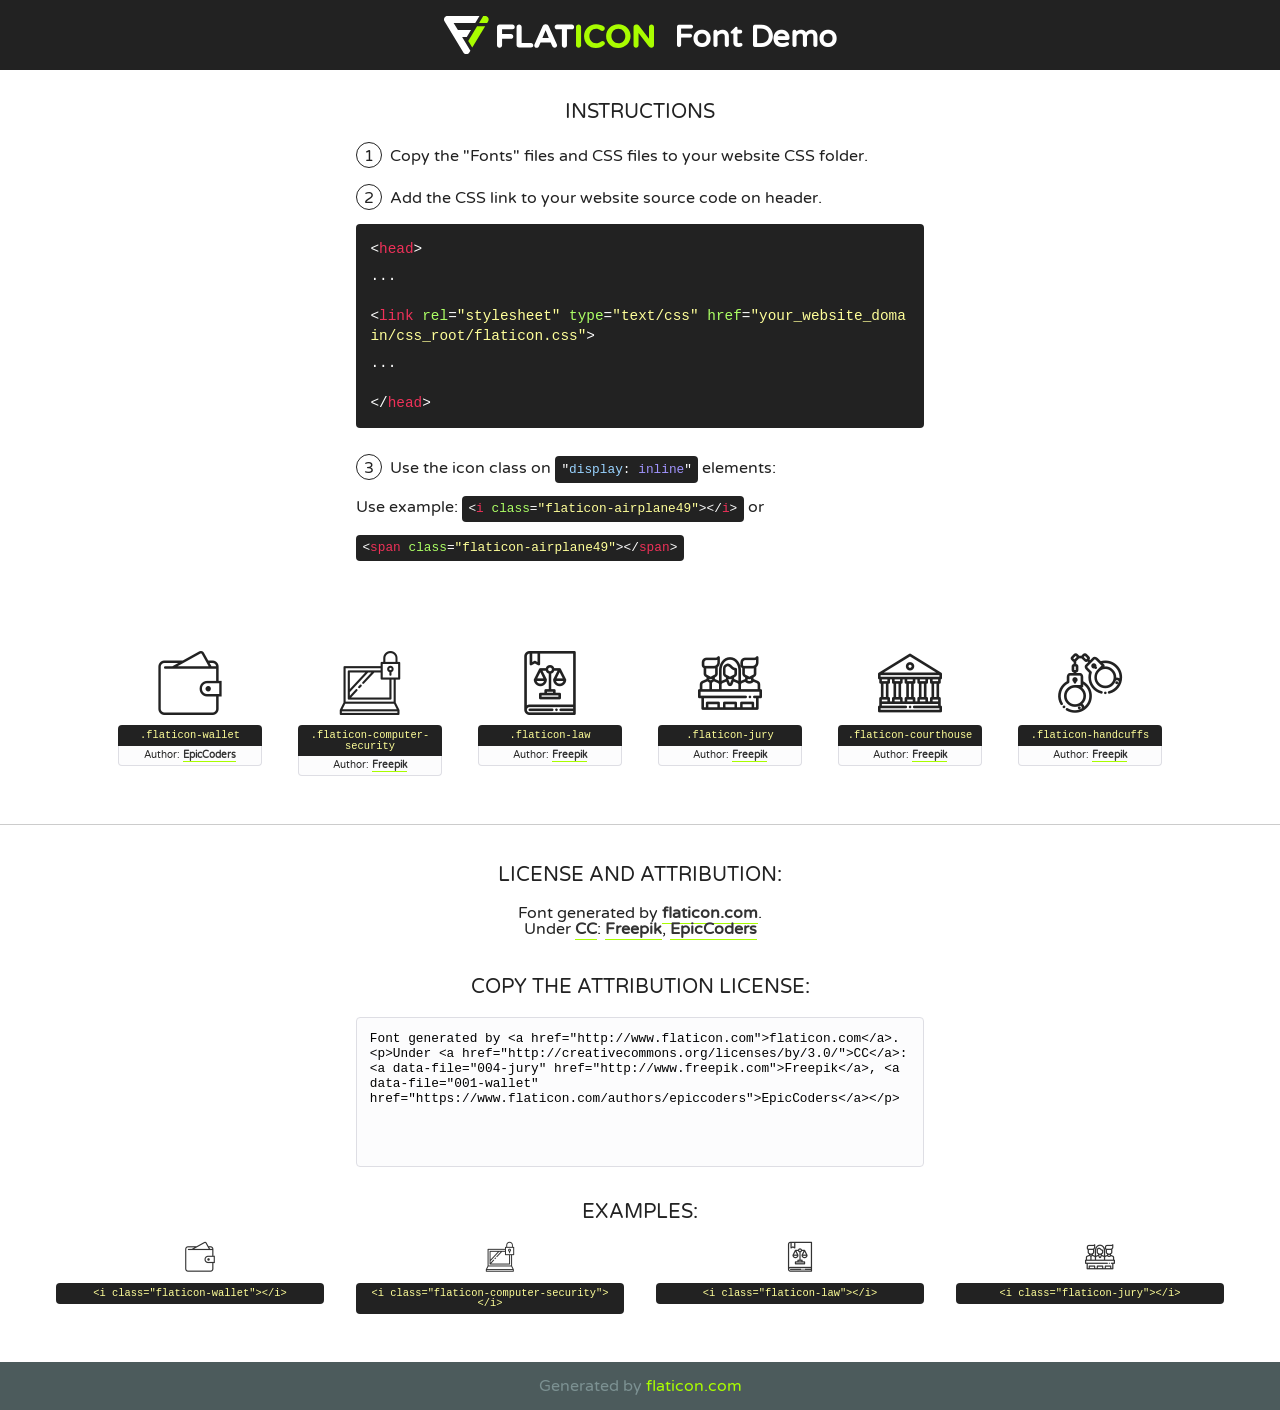
<file: rise-site/places/assets/fonts/law-icons/font/flaticon.html>
<!DOCTYPE html>
<!--
  Flaticon icon font: Flaticon
  Creation date: 13/09/2017 10:02
-->
<html>
<!DOCTYPE html>
<html>

<head>
    <title>Flaticon WebFont</title>
    <link href="http://fonts.googleapis.com/css?family=Varela+Round" rel="stylesheet" type="text/css" />
    <link rel="stylesheet" type="text/css" href="flaticon.css">
    <meta charset="UTF-8">
    <style>
    html, body, div, span, applet, object, iframe,
    h1, h2, h3, h4, h5, h6, p, blockquote, pre,
    a, abbr, acronym, address, big, cite, code,
    del, dfn, em, img, ins, kbd, q, s, samp,
    small, strike, strong, sub, sup, tt, var,
    b, u, i, center,
    dl, dt, dd, ol, ul, li,
    fieldset, form, label, legend,
    table, caption, tbody, tfoot, thead, tr, th, td,
    article, aside, canvas, details, embed, 
    figure, figcaption, footer, header, hgroup, 
    menu, nav, output, ruby, section, summary,
    time, mark, audio, video {
        margin: 0;
        padding: 0;
        border: 0;
        font-size: 100%;
        font: inherit;
        vertical-align: baseline;
    }
    /* HTML5 display-role reset for older browsers */
    article, aside, details, figcaption, figure, 
    footer, header, hgroup, menu, nav, section {
        display: block;
    }
    body {
        line-height: 1;
    }
    ol, ul {
        list-style: none;
    }
    blockquote, q {
        quotes: none;
    }
    blockquote:before, blockquote:after,
    q:before, q:after {
        content: '';
        content: none;
    }
    table {
        border-collapse: collapse;
        border-spacing: 0;
    }
    body {
        font-family: 'Varela Round', Helvetica, Arial, sans-serif;
        font-size: 16px;
        color: #222;
    }
    a {
        color: #333;
        border-bottom: 1px solid #a9fd00;
        font-weight: bold;
        text-decoration: none;
    }
    * {
        -moz-box-sizing: border-box;
        -webkit-box-sizing: border-box;
        box-sizing: border-box;
        margin: 0;
        padding: 0;
    }
    [class^="flaticon-"]:before, [class*=" flaticon-"]:before, [class^="flaticon-"]:after, [class*=" flaticon-"]:after {
        font-family: Flaticon;
        font-size: 30px;
        font-style: normal;
        margin-left: 20px;
        color: #333;
    }
    .wrapper {
        max-width: 600px;
        margin: auto;
        padding: 0 1em;
    }
    .title {
        font-size: 1.25em;
        text-align: center;
        margin-bottom: 1em;
        text-transform: uppercase;
    }
    header {
        text-align: center;
        background-color: #222;
        color: #fff;
        padding: 1em;
    }
    header .logo {
        width: 210px;
        height: 38px;
        display: inline-block;
        vertical-align: middle;
        margin-right: 1em;
        border: none;
    }
    header strong {
        font-size: 1.95em;
        font-weight: bold;
        vertical-align: middle;
        margin-top: 5px;
        display: inline-block;
    }
    .demo {
        margin: 2em auto;
        line-height: 1.25em;
    }
    .demo ul li {
        margin-bottom: 1em;
    }
    .demo ul li .num {
        color: #222;
        border-radius: 20px;
        display: inline-block;
        width: 26px;
        padding: 3px;
        height: 26px;
        text-align: center;
        margin-right: 0.5em;
        border: 1px solid #222;
    }
    .demo ul li code {
        background-color: #222;
        border-radius: 4px;
        padding: 0.25em 0.5em;
        display: inline-block;
        color: #fff;
        font-family: Consolas,Monaco,Lucida Console,Liberation Mono,DejaVu Sans Mono,Bitstream Vera Sans Mono,Courier New, monospace;
        font-weight: lighter;
        margin-top: 1em;
        font-size: 0.8em;
        word-break: break-all;
    }
    .demo ul li code.big {
        padding: 1em;
        font-size: 0.9em;
    }
    .demo ul li code .red {
        color: #EF3159;
    }
    .demo ul li code .green {
        color: #ACFF65;
    }
    .demo ul li code .yellow {
        color: #FFFF99;
    }
    .demo ul li code .blue {
        color: #99D3FF;
    }
    .demo ul li code .purple {
        color: #A295FF;
    }
    .demo ul li code .dots {
        margin-top: 0.5em;
        display: block;
    }
    #glyphs {
        border-bottom: 1px solid #ccc;
        padding: 2em 0;
        text-align: center;
    }
    .glyph {
        display: inline-block;
        width: 9em;
        margin: 1em;
        text-align: center;
        vertical-align: top;
        background: #FFF;
    }
    .glyph .glyph-icon {
        padding: 10px;
        display: block;
        font-family:"Flaticon";
        font-size: 64px;
        line-height: 1;
    }
    .glyph .glyph-icon:before {
        font-size: 64px;
        color: #222;
        margin-left: 0;
    }
    .class-name {
        font-size: 0.65em;
        background-color: #222;
        color: #fff;
        border-radius: 4px 4px 0 0;
        padding: 0.5em;
        color: #FFFF99;
        font-family: Consolas,Monaco,Lucida Console,Liberation Mono,DejaVu Sans Mono,Bitstream Vera Sans Mono,Courier New, monospace;
    }
    .author-name {
        font-size: 0.6em;
        background-color: #fcfcfd;
        border: 1px solid #DEDEE4;
        border-top: 0;
        border-radius: 0 0 4px 4px;
        padding: 0.5em;
    }
    .class-name:last-child {
        font-size: 10px;
        color:#888;
    }
    .class-name:last-child a {
        font-size: 10px;
        color:#555;
    }
    .class-name:last-child a:hover {
        color:#a9fd00;
    }
    .glyph > input {
        display: block;
        width: 100px;
        margin: 5px auto;
        text-align: center;
        font-size: 12px;
        cursor: text;
    }
    .glyph > input.icon-input {
        font-family:"Flaticon";
        font-size: 16px;
        margin-bottom: 10px;
    }
    .attribution .title {
        margin-top: 2em;
    }
    .attribution textarea {
        background-color: #fcfcfd;
        padding: 1em;
        border: none;
        box-shadow: none;
        border: 1px solid #DEDEE4;
        border-radius: 4px;
        resize: none;
        width: 100%;
        height: 150px;
        font-size: 0.8em;
        font-family: Consolas,Monaco,Lucida Console,Liberation Mono,DejaVu Sans Mono,Bitstream Vera Sans Mono,Courier New, monospace;
        -webkit-appearance: none;
    }
    .iconsuse {
        margin: 2em auto;
        text-align: center;
        max-width: 1200px;
    }
    .iconsuse:after {
        content: '';
        display: table;
        clear: both;
    }
    .iconsuse .image {
        float: left;
        width: 25%;
        padding: 0 1em;
    }
    .iconsuse .image p {
        margin-bottom: 1em;
    }
    .iconsuse .image span {
        display: block;
        font-size: 0.65em;
        background-color: #222;
        color: #fff;
        border-radius: 4px;
        padding: 0.5em;
        color: #FFFF99;
        margin-top: 1em;
        font-family: Consolas,Monaco,Lucida Console,Liberation Mono,DejaVu Sans Mono,Bitstream Vera Sans Mono,Courier New, monospace;
    }
    #footer {
        text-align: center;
        background-color: #4C5B5C;
        color: #7c9192;
        padding: 1em;
    }
    #footer a {
        border: none;
        color: #a9fd00;
        font-weight: normal;
    }
    @media (max-width: 960px) {
        .iconsuse .image {
            width: 50%;
        }
    }
    @media (max-width: 560px) {
        .iconsuse .image {
            width: 100%;
        }
    }
    </style>
</head>

<body class="characters-off">

    <header>
        <a href="http://www.flaticon.com" target="_blank" class="logo">
            <svg version="1.1" xmlns="http://www.w3.org/2000/svg" xmlns:xlink="http://www.w3.org/1999/xlink" xmlns:a="http://ns.adobe.com/AdobeSVGViewerExtensions/3.0/" viewBox="0 0 560.875 102.036" enable-background="new 0 0 560.875 102.036" xml:space="preserve">
                <defs>
                </defs>
                <g>
                    <g class="letters">
                        <path fill="#ffffff" d="M141.596,29.675c0-3.777,2.985-6.767,6.764-6.767h34.438c3.426,0,6.15,2.728,6.15,6.15
                        c0,3.43-2.724,6.149-6.15,6.149h-27.674v13.091h23.719c3.429,0,6.151,2.724,6.151,6.15c0,3.43-2.723,6.149-6.151,6.149h-23.719
                        v17.574c0,3.773-2.986,6.761-6.764,6.761c-3.779,0-6.764-2.989-6.764-6.761V29.675z"></path>
                        <path fill="#ffffff" d="M193.844,29.149c0-3.781,2.985-6.767,6.764-6.767c3.776,0,6.763,2.985,6.763,6.767v42.957h25.039
                        c3.426,0,6.149,2.726,6.149,6.153c0,3.425-2.723,6.15-6.149,6.15h-31.802c-3.779,0-6.764-2.986-6.764-6.768V29.149z"></path>
                        <path fill="#ffffff" d="M241.891,75.71l21.438-48.407c1.492-3.341,4.215-5.357,7.906-5.357h0.792
                        c3.686,0,6.323,2.017,7.815,5.357l21.439,48.407c0.436,0.967,0.701,1.845,0.701,2.723c0,3.602-2.809,6.501-6.414,6.501
                        c-3.161,0-5.269-1.845-6.499-4.655l-4.132-9.661h-27.059l-4.301,10.102c-1.144,2.631-3.426,4.214-6.237,4.214
                        c-3.517,0-6.24-2.81-6.24-6.325C241.1,77.64,241.451,76.677,241.891,75.71z M279.932,58.666l-8.521-20.297l-8.526,20.297H279.932
                        z"></path>
                        <path fill="#ffffff" d="M314.864,35.387H301.86c-3.429,0-6.239-2.813-6.239-6.238c0-3.429,2.811-6.24,6.239-6.24h39.533
                        c3.426,0,6.237,2.811,6.237,6.24c0,3.425-2.811,6.238-6.237,6.238h-13.001v42.785c0,3.773-2.99,6.761-6.764,6.761
                        c-3.779,0-6.764-2.989-6.764-6.761V35.387z"></path>
                        <path fill="#A9FD00" d="M352.615,29.149c0-3.781,2.985-6.767,6.767-6.767c3.774,0,6.761,2.985,6.761,6.767v49.024
                        c0,3.773-2.987,6.761-6.761,6.761c-3.781,0-6.767-2.989-6.767-6.761V29.149z"></path>
                        <path fill="#A9FD00" d="M374.132,53.836v-0.179c0-17.481,13.178-31.801,32.065-31.801c9.22,0,15.459,2.458,20.557,6.238
                        c1.402,1.054,2.637,2.985,2.637,5.357c0,3.692-2.985,6.59-6.681,6.59c-1.845,0-3.071-0.702-4.044-1.319
                        c-3.776-2.813-7.729-4.393-12.562-4.393c-10.364,0-17.831,8.611-17.831,19.154v0.173c0,10.542,7.291,19.329,17.831,19.329
                        c5.715,0,9.492-1.756,13.359-4.834c1.049-0.874,2.458-1.491,4.039-1.491c3.429,0,6.325,2.813,6.325,6.236
                        c0,2.106-1.056,3.78-2.282,4.834c-5.539,4.834-12.036,7.733-21.878,7.733C387.572,85.464,374.132,71.493,374.132,53.836z"></path>
                        <path fill="#A9FD00" d="M433.009,53.836v-0.179c0-17.481,13.79-31.801,32.766-31.801c18.981,0,32.592,14.143,32.592,31.628v0.173
                        c0,17.483-13.785,31.807-32.769,31.807C446.625,85.464,433.009,71.32,433.009,53.836z M484.224,53.836v-0.179
                        c0-10.539-7.725-19.326-18.626-19.326c-10.893,0-18.449,8.611-18.449,19.154v0.173c0,10.542,7.73,19.329,18.626,19.329
                        C476.676,72.986,484.224,64.378,484.224,53.836z"></path>
                        <path fill="#A9FD00" d="M506.233,29.321c0-3.774,2.99-6.763,6.767-6.763h1.401c3.252,0,5.183,1.583,7.029,3.953l26.093,34.265
                        V29.059c0-3.692,2.99-6.677,6.681-6.677c3.683,0,6.671,2.985,6.671,6.677v48.934c0,3.78-2.987,6.765-6.764,6.765h-0.436
                        c-3.257,0-5.188-1.581-7.034-3.953l-27.056-35.492v32.944c0,3.687-2.985,6.676-6.678,6.676c-3.683,0-6.673-2.989-6.673-6.676
                        V29.321z"></path>
                    </g>
                    <g class="insignia">
                        <path fill="#ffffff" d="M48.372,56.137h12.517l11.156-18.537H37.186L25.688,18.539h57.825L94.668,0H9.271
                        C5.925,0,2.842,1.801,1.198,4.716c-1.644,2.907-1.593,6.482,0.134,9.343l50.38,83.501c1.678,2.781,4.689,4.476,7.938,4.476
                        c3.246,0,6.257-1.695,7.935-4.476l2.898-4.804L48.372,56.137z"></path>
                        <g class="i">
                            <path fill="#A9FD00" d="M93.575,18.539h0.031v0.004l21.652,0.004l2.705-4.488c1.727-2.861,1.778-6.436,0.133-9.343
                            C116.454,1.801,113.371,0,110.026,0h-5.294L93.575,18.539z"></path>
                            <polygon fill="#A9FD00" points="88.291,27.356 64.725,66.486 75.519,84.404 109.942,27.356"></polygon>
                        </g>
                    </g>
                </g>
            </svg>
        </a>
        <strong>Font Demo</strong>
    </header>


    <section class="demo wrapper">

        <p class="title">Instructions</p>

        <ul>
            <li>
                <span class="num">1</span>Copy the "Fonts" files and CSS files to your website CSS folder.
            </li>
            <li>
                <span class="num">2</span>Add the CSS link to your website source code on header.
                <code class="big">
                    &lt;<span class="red">head</span>&gt;
                    <br/><span class="dots">...</span>
                    <br/>&lt;<span class="red">link</span> <span class="green">rel</span>=<span class="yellow">"stylesheet"</span> <span class="green">type</span>=<span class="yellow">"text/css"</span> <span class="green">href</span>=<span class="yellow">"your_website_domain/css_root/flaticon.css"</span>&gt;
                    <br/><span class="dots">...</span>
                    <br/>&lt;/<span class="red">head</span>&gt;
                </code>
            </li>

            <li>
                <p>
                    <span class="num">3</span>Use the icon class on <code>"<span class="blue">display</span>:<span class="purple"> inline</span>"</code> elements:
                    <br />
                    Use example: <code>&lt;<span class="red">i</span> <span class="green">class</span>=<span class="yellow">&quot;flaticon-airplane49&quot;</span>&gt;&lt;/<span class="red">i</span>&gt;</code> or <code>&lt;<span class="red">span</span> <span class="green">class</span>=<span class="yellow">&quot;flaticon-airplane49&quot;</span>&gt;&lt;/<span class="red">span</span>&gt;</code>
            </li>
        </ul>

    </section>




   <section id="glyphs">          
    
      
        <div class="glyph"><div class="glyph-icon flaticon-wallet"></div>
            <div class="class-name">.flaticon-wallet</div>
            <div class="author-name">Author: <a data-file="001-wallet" href="https://www.flaticon.com/authors/epiccoders">EpicCoders</a> </div> 
        </div>        
        
        <div class="glyph"><div class="glyph-icon flaticon-computer-security"></div>
            <div class="class-name">.flaticon-computer-security</div>
            <div class="author-name">Author: <a data-file="002-computer-security" href="http://www.freepik.com">Freepik</a> </div> 
        </div>        
        
        <div class="glyph"><div class="glyph-icon flaticon-law"></div>
            <div class="class-name">.flaticon-law</div>
            <div class="author-name">Author: <a data-file="003-law" href="http://www.freepik.com">Freepik</a> </div> 
        </div>        
        
        <div class="glyph"><div class="glyph-icon flaticon-jury"></div>
            <div class="class-name">.flaticon-jury</div>
            <div class="author-name">Author: <a data-file="004-jury" href="http://www.freepik.com">Freepik</a> </div> 
        </div>        
        
        <div class="glyph"><div class="glyph-icon flaticon-courthouse"></div>
            <div class="class-name">.flaticon-courthouse</div>
            <div class="author-name">Author: <a data-file="005-courthouse" href="http://www.freepik.com">Freepik</a> </div> 
        </div>        
        
        <div class="glyph"><div class="glyph-icon flaticon-handcuffs"></div>
            <div class="class-name">.flaticon-handcuffs</div>
            <div class="author-name">Author: <a data-file="006-handcuffs" href="http://www.freepik.com">Freepik</a> </div> 
        </div>        
        

    </section>



    <section class="attribution wrapper"   style="text-align:center;">

      <div class="title">License and attribution:</div><div class="attrDiv">Font generated by <a href="http://www.flaticon.com">flaticon.com</a>. <div><p>Under <a href="http://creativecommons.org/licenses/by/3.0/">CC</a>: <a data-file="004-jury" href="http://www.freepik.com">Freepik</a>, <a data-file="001-wallet" href="https://www.flaticon.com/authors/epiccoders">EpicCoders</a></p>  </div>
      </div>
      <div class="title">Copy the Attribution License:</div>

    <textarea onclick="this.focus();this.select();">Font generated by &lt;a href=&quot;http://www.flaticon.com&quot;&gt;flaticon.com&lt;/a&gt;. <p>Under <a href="http://creativecommons.org/licenses/by/3.0/">CC</a>: <a data-file="004-jury" href="http://www.freepik.com">Freepik</a>, <a data-file="001-wallet" href="https://www.flaticon.com/authors/epiccoders">EpicCoders</a></p>  
     </textarea>

    </section>

    <section class="iconsuse">

          <div class="title">Examples:</div>            
             
            <div class="image">
                <p>
                    <i class="glyph-icon flaticon-wallet"></i> 
                    <span>&lt;i class=&quot;flaticon-wallet&quot;&gt;&lt;/i&gt;</span>
                </p>
            </div>
            
            <div class="image">
                <p>
                    <i class="glyph-icon flaticon-computer-security"></i> 
                    <span>&lt;i class=&quot;flaticon-computer-security&quot;&gt;&lt;/i&gt;</span>
                </p>
            </div>
            
            <div class="image">
                <p>
                    <i class="glyph-icon flaticon-law"></i> 
                    <span>&lt;i class=&quot;flaticon-law&quot;&gt;&lt;/i&gt;</span>
                </p>
            </div>
            
            <div class="image">
                <p>
                    <i class="glyph-icon flaticon-jury"></i> 
                    <span>&lt;i class=&quot;flaticon-jury&quot;&gt;&lt;/i&gt;</span>
                </p>
            </div>
                       
        </div>
                            
    </section>

<div id="footer">
    <div>Generated by <a href="http://www.flaticon.com">flaticon.com</a>
    </div>
</div>



</body>
</html>
</file>
<file: rise-site/places/assets/fonts/flaticon/font/flaticon.css>
/*
  	Flaticon icon font: Flaticon
  	Creation date: 18/12/2017 13:29
  	*/

@font-face {
  font-family: "Flaticon";
  src: url("Flaticon.eot");
  src: url("Flaticon.eot?#iefix") format("embedded-opentype"),
       url("Flaticon.woff") format("woff"),
       url("Flaticon.ttf") format("truetype"),
       url("Flaticon.svg#Flaticon") format("svg");
  font-weight: normal;
  font-style: normal;
}

@media screen and (-webkit-min-device-pixel-ratio:0) {
  @font-face {
    font-family: "Flaticon";
    src: url("Flaticon.svg#Flaticon") format("svg");
  }
}

[class^="flaticon-"]:before, [class*=" flaticon-"]:before,
[class^="flaticon-"]:after, [class*=" flaticon-"]:after {   
  font-family: Flaticon;
        font-size: 20px;
font-style: normal;
}

.flaticon-teatro-de-la-caridad:before { content: "\f100"; }
.flaticon-royal-museum-of-the-armed-forces:before { content: "\f101"; }
.flaticon-parthenon:before { content: "\f102"; }
.flaticon-marina-bay-sands:before { content: "\f103"; }
.flaticon-samarra-minaret:before { content: "\f104"; }
.flaticon-chiang-kai-shek-memorial:before { content: "\f105"; }
.flaticon-heuvelse-kerk-tilburg:before { content: "\f106"; }
.flaticon-cathedral-of-cordoba:before { content: "\f107"; }
.flaticon-london-bridge:before { content: "\f108"; }
.flaticon-taj-mahal:before { content: "\f109"; }
.flaticon-leaning-tower-of-pisa:before { content: "\f10a"; }
.flaticon-burj-al-arab:before { content: "\f10b"; }
.flaticon-gate-of-india:before { content: "\f10c"; }
.flaticon-osaka-castle:before { content: "\f10d"; }
.flaticon-statue-of-liberty:before { content: "\f10e"; }
</file>
<file: rise-site/places/assets/css/select2.css>
.select2-container {
  box-sizing: border-box;
  display: inline-block;
  margin: 0;
  position: relative;
  vertical-align: middle; }
  .select2-container .select2-selection--single {
    box-sizing: border-box;
    cursor: pointer;
    display: block;
    height: 28px;
    user-select: none;
    -webkit-user-select: none; }
    .select2-container .select2-selection--single .select2-selection__rendered {
      display: block;
      padding-left: 8px;
      padding-right: 20px;
      overflow: hidden;
      text-overflow: ellipsis;
      white-space: nowrap; }
    .select2-container .select2-selection--single .select2-selection__clear {
      position: relative; }
  .select2-container[dir="rtl"] .select2-selection--single .select2-selection__rendered {
    padding-right: 8px;
    padding-left: 20px; }
  .select2-container .select2-selection--multiple {
    box-sizing: border-box;
    cursor: pointer;
    display: block;
    min-height: 32px;
    user-select: none;
    -webkit-user-select: none; }
    .select2-container .select2-selection--multiple .select2-selection__rendered {
      display: inline-block;
      overflow: hidden;
      padding-left: 8px;
      text-overflow: ellipsis;
      white-space: nowrap; }
  .select2-container .select2-search--inline {
    float: left; }
    .select2-container .select2-search--inline .select2-search__field {
      box-sizing: border-box;
      border: none;
      font-size: 100%;
      margin-top: 5px;
      padding: 0; }
      .select2-container .select2-search--inline .select2-search__field::-webkit-search-cancel-button {
        -webkit-appearance: none; }

.select2-dropdown {
  background-color: white;
  border: 1px solid #aaa;
  border-radius: 4px;
  box-sizing: border-box;
  display: block;
  position: absolute;
  left: -100000px;
  width: 100%;
  z-index: 1051; }

.select2-results {
  display: block; }

.select2-results__options {
  list-style: none;
  margin: 0;
  padding: 0; }

.select2-results__option {
  padding: 6px;
  user-select: none;
  -webkit-user-select: none; }
  .select2-results__option[aria-selected] {
    cursor: pointer; }

.select2-container--open .select2-dropdown {
  left: 0; }

.select2-container--open .select2-dropdown--above {
  border-bottom: none;
  border-bottom-left-radius: 0;
  border-bottom-right-radius: 0; }

.select2-container--open .select2-dropdown--below {
  border-top: none;
  border-top-left-radius: 0;
  border-top-right-radius: 0; }

.select2-search--dropdown {
  display: block;
  padding: 4px; }
  .select2-search--dropdown .select2-search__field {
    padding: 4px;
    width: 100%;
    box-sizing: border-box; }
    .select2-search--dropdown .select2-search__field::-webkit-search-cancel-button {
      -webkit-appearance: none; }
  .select2-search--dropdown.select2-search--hide {
    display: none; }

.select2-close-mask {
  border: 0;
  margin: 0;
  padding: 0;
  display: block;
  position: fixed;
  left: 0;
  top: 0;
  min-height: 100%;
  min-width: 100%;
  height: auto;
  width: auto;
  opacity: 0;
  z-index: 99;
  background-color: #fff;
  filter: alpha(opacity=0); }

.select2-hidden-accessible {
  border: 0 !important;
  clip: rect(0 0 0 0) !important;
  -webkit-clip-path: inset(50%) !important;
  clip-path: inset(50%) !important;
  height: 1px !important;
  overflow: hidden !important;
  padding: 0 !important;
  position: absolute !important;
  width: 1px !important;
  white-space: nowrap !important; }

.select2-container--default .select2-selection--single {
  background-color: #fff;
  border: 1px solid #aaa;
  border-radius: 4px; }
  .select2-container--default .select2-selection--single .select2-selection__rendered {
    color: #444;
    line-height: 28px; }
  .select2-container--default .select2-selection--single .select2-selection__clear {
    cursor: pointer;
    float: right;
    font-weight: bold; }
  .select2-container--default .select2-selection--single .select2-selection__placeholder {
    color: #999; }
  .select2-container--default .select2-selection--single .select2-selection__arrow {
    height: 26px;
    position: absolute;
    top: 1px;
    right: 1px;
    width: 20px; }
    .select2-container--default .select2-selection--single .select2-selection__arrow b {
      border-color: #888 transparent transparent transparent;
      border-style: solid;
      border-width: 5px 4px 0 4px;
      height: 0;
      left: 50%;
      margin-left: -4px;
      margin-top: -2px;
      position: absolute;
      top: 50%;
      width: 0; }

.select2-container--default[dir="rtl"] .select2-selection--single .select2-selection__clear {
  float: left; }

.select2-container--default[dir="rtl"] .select2-selection--single .select2-selection__arrow {
  left: 1px;
  right: auto; }

.select2-container--default.select2-container--disabled .select2-selection--single {
  background-color: #eee;
  cursor: default; }
  .select2-container--default.select2-container--disabled .select2-selection--single .select2-selection__clear {
    display: none; }

.select2-container--default.select2-container--open .select2-selection--single .select2-selection__arrow b {
  border-color: transparent transparent #888 transparent;
  border-width: 0 4px 5px 4px; }

.select2-container--default .select2-selection--multiple {
  background-color: white;
  border: 1px solid #aaa;
  border-radius: 4px;
  cursor: text; }
  .select2-container--default .select2-selection--multiple .select2-selection__rendered {
    box-sizing: border-box;
    list-style: none;
    margin: 0;
    padding: 0 5px;
    width: 100%; }
    .select2-container--default .select2-selection--multiple .select2-selection__rendered li {
      list-style: none; }
  .select2-container--default .select2-selection--multiple .select2-selection__placeholder {
    color: #999;
    margin-top: 5px;
    float: left; }
  .select2-container--default .select2-selection--multiple .select2-selection__clear {
    cursor: pointer;
    float: right;
    font-weight: bold;
    margin-top: 5px;
    margin-right: 10px; }
  .select2-container--default .select2-selection--multiple .select2-selection__choice {
    background-color: #e4e4e4;
    border: 1px solid #aaa;
    border-radius: 4px;
    cursor: default;
    float: left;
    margin-right: 5px;
    margin-top: 5px;
    padding: 0 5px; }
  .select2-container--default .select2-selection--multiple .select2-selection__choice__remove {
    color: #999;
    cursor: pointer;
    display: inline-block;
    font-weight: bold;
    margin-right: 2px; }
    .select2-container--default .select2-selection--multiple .select2-selection__choice__remove:hover {
      color: #333; }

.select2-container--default[dir="rtl"] .select2-selection--multiple .select2-selection__choice, .select2-container--default[dir="rtl"] .select2-selection--multiple .select2-selection__placeholder, .select2-container--default[dir="rtl"] .select2-selection--multiple .select2-search--inline {
  float: right; }

.select2-container--default[dir="rtl"] .select2-selection--multiple .select2-selection__choice {
  margin-left: 5px;
  margin-right: auto; }

.select2-container--default[dir="rtl"] .select2-selection--multiple .select2-selection__choice__remove {
  margin-left: 2px;
  margin-right: auto; }

.select2-container--default.select2-container--focus .select2-selection--multiple {
  border: solid black 1px;
  outline: 0; }

.select2-container--default.select2-container--disabled .select2-selection--multiple {
  background-color: #eee;
  cursor: default; }

.select2-container--default.select2-container--disabled .select2-selection__choice__remove {
  display: none; }

.select2-container--default.select2-container--open.select2-container--above .select2-selection--single, .select2-container--default.select2-container--open.select2-container--above .select2-selection--multiple {
  border-top-left-radius: 0;
  border-top-right-radius: 0; }

.select2-container--default.select2-container--open.select2-container--below .select2-selection--single, .select2-container--default.select2-container--open.select2-container--below .select2-selection--multiple {
  border-bottom-left-radius: 0;
  border-bottom-right-radius: 0; }

.select2-container--default .select2-search--dropdown .select2-search__field {
  border: 1px solid #aaa; }

.select2-container--default .select2-search--inline .select2-search__field {
  background: transparent;
  border: none;
  outline: 0;
  box-shadow: none;
  -webkit-appearance: textfield; }

.select2-container--default .select2-results > .select2-results__options {
  max-height: 200px;
  overflow-y: auto; }

.select2-container--default .select2-results__option[role=group] {
  padding: 0; }

.select2-container--default .select2-results__option[aria-disabled=true] {
  color: #999; }

.select2-container--default .select2-results__option[aria-selected=true] {
  background-color: #ddd; }

.select2-container--default .select2-results__option .select2-results__option {
  padding-left: 1em; }
  .select2-container--default .select2-results__option .select2-results__option .select2-results__group {
    padding-left: 0; }
  .select2-container--default .select2-results__option .select2-results__option .select2-results__option {
    margin-left: -1em;
    padding-left: 2em; }
    .select2-container--default .select2-results__option .select2-results__option .select2-results__option .select2-results__option {
      margin-left: -2em;
      padding-left: 3em; }
      .select2-container--default .select2-results__option .select2-results__option .select2-results__option .select2-results__option .select2-results__option {
        margin-left: -3em;
        padding-left: 4em; }
        .select2-container--default .select2-results__option .select2-results__option .select2-results__option .select2-results__option .select2-results__option .select2-results__option {
          margin-left: -4em;
          padding-left: 5em; }
          .select2-container--default .select2-results__option .select2-results__option .select2-results__option .select2-results__option .select2-results__option .select2-results__option .select2-results__option {
            margin-left: -5em;
            padding-left: 6em; }

.select2-container--default .select2-results__option--highlighted[aria-selected] {
  background-color: #5897fb;
  color: white; }

.select2-container--default .select2-results__group {
  cursor: default;
  display: block;
  padding: 6px; }

.select2-container--classic .select2-selection--single {
  background-color: #f7f7f7;
  border: 1px solid #aaa;
  border-radius: 4px;
  outline: 0;
  background-image: -webkit-linear-gradient(top, white 50%, #eeeeee 100%);
  background-image: -o-linear-gradient(top, white 50%, #eeeeee 100%);
  background-image: linear-gradient(to bottom, white 50%, #eeeeee 100%);
  background-repeat: repeat-x;
  filter: progid:DXImageTransform.Microsoft.gradient(startColorstr='#FFFFFFFF', endColorstr='#FFEEEEEE', GradientType=0); }
  .select2-container--classic .select2-selection--single:focus {
    border: 1px solid #5897fb; }
  .select2-container--classic .select2-selection--single .select2-selection__rendered {
    color: #444;
    line-height: 28px; }
  .select2-container--classic .select2-selection--single .select2-selection__clear {
    cursor: pointer;
    float: right;
    font-weight: bold;
    margin-right: 10px; }
  .select2-container--classic .select2-selection--single .select2-selection__placeholder {
    color: #999; }
  .select2-container--classic .select2-selection--single .select2-selection__arrow {
    background-color: #ddd;
    border: none;
    border-left: 1px solid #aaa;
    border-top-right-radius: 4px;
    border-bottom-right-radius: 4px;
    height: 26px;
    position: absolute;
    top: 1px;
    right: 1px;
    width: 20px;
    background-image: -webkit-linear-gradient(top, #eeeeee 50%, #cccccc 100%);
    background-image: -o-linear-gradient(top, #eeeeee 50%, #cccccc 100%);
    background-image: linear-gradient(to bottom, #eeeeee 50%, #cccccc 100%);
    background-repeat: repeat-x;
    filter: progid:DXImageTransform.Microsoft.gradient(startColorstr='#FFEEEEEE', endColorstr='#FFCCCCCC', GradientType=0); }
    .select2-container--classic .select2-selection--single .select2-selection__arrow b {
      border-color: #888 transparent transparent transparent;
      border-style: solid;
      border-width: 5px 4px 0 4px;
      height: 0;
      left: 50%;
      margin-left: -4px;
      margin-top: -2px;
      position: absolute;
      top: 50%;
      width: 0; }

.select2-container--classic[dir="rtl"] .select2-selection--single .select2-selection__clear {
  float: left; }

.select2-container--classic[dir="rtl"] .select2-selection--single .select2-selection__arrow {
  border: none;
  border-right: 1px solid #aaa;
  border-radius: 0;
  border-top-left-radius: 4px;
  border-bottom-left-radius: 4px;
  left: 1px;
  right: auto; }

.select2-container--classic.select2-container--open .select2-selection--single {
  border: 1px solid #5897fb; }
  .select2-container--classic.select2-container--open .select2-selection--single .select2-selection__arrow {
    background: transparent;
    border: none; }
    .select2-container--classic.select2-container--open .select2-selection--single .select2-selection__arrow b {
      border-color: transparent transparent #888 transparent;
      border-width: 0 4px 5px 4px; }

.select2-container--classic.select2-container--open.select2-container--above .select2-selection--single {
  border-top: none;
  border-top-left-radius: 0;
  border-top-right-radius: 0;
  background-image: -webkit-linear-gradient(top, white 0%, #eeeeee 50%);
  background-image: -o-linear-gradient(top, white 0%, #eeeeee 50%);
  background-image: linear-gradient(to bottom, white 0%, #eeeeee 50%);
  background-repeat: repeat-x;
  filter: progid:DXImageTransform.Microsoft.gradient(startColorstr='#FFFFFFFF', endColorstr='#FFEEEEEE', GradientType=0); }

.select2-container--classic.select2-container--open.select2-container--below .select2-selection--single {
  border-bottom: none;
  border-bottom-left-radius: 0;
  border-bottom-right-radius: 0;
  background-image: -webkit-linear-gradient(top, #eeeeee 50%, white 100%);
  background-image: -o-linear-gradient(top, #eeeeee 50%, white 100%);
  background-image: linear-gradient(to bottom, #eeeeee 50%, white 100%);
  background-repeat: repeat-x;
  filter: progid:DXImageTransform.Microsoft.gradient(startColorstr='#FFEEEEEE', endColorstr='#FFFFFFFF', GradientType=0); }

.select2-container--classic .select2-selection--multiple {
  background-color: white;
  border: 1px solid #aaa;
  border-radius: 4px;
  cursor: text;
  outline: 0; }
  .select2-container--classic .select2-selection--multiple:focus {
    border: 1px solid #5897fb; }
  .select2-container--classic .select2-selection--multiple .select2-selection__rendered {
    list-style: none;
    margin: 0;
    padding: 0 5px; }
  .select2-container--classic .select2-selection--multiple .select2-selection__clear {
    display: none; }
  .select2-container--classic .select2-selection--multiple .select2-selection__choice {
    background-color: #e4e4e4;
    border: 1px solid #aaa;
    border-radius: 4px;
    cursor: default;
    float: left;
    margin-right: 5px;
    margin-top: 5px;
    padding: 0 5px; }
  .select2-container--classic .select2-selection--multiple .select2-selection__choice__remove {
    color: #888;
    cursor: pointer;
    display: inline-block;
    font-weight: bold;
    margin-right: 2px; }
    .select2-container--classic .select2-selection--multiple .select2-selection__choice__remove:hover {
      color: #555; }

.select2-container--classic[dir="rtl"] .select2-selection--multiple .select2-selection__choice {
  float: right; }

.select2-container--classic[dir="rtl"] .select2-selection--multiple .select2-selection__choice {
  margin-left: 5px;
  margin-right: auto; }

.select2-container--classic[dir="rtl"] .select2-selection--multiple .select2-selection__choice__remove {
  margin-left: 2px;
  margin-right: auto; }

.select2-container--classic.select2-container--open .select2-selection--multiple {
  border: 1px solid #5897fb; }

.select2-container--classic.select2-container--open.select2-container--above .select2-selection--multiple {
  border-top: none;
  border-top-left-radius: 0;
  border-top-right-radius: 0; }

.select2-container--classic.select2-container--open.select2-container--below .select2-selection--multiple {
  border-bottom: none;
  border-bottom-left-radius: 0;
  border-bottom-right-radius: 0; }

.select2-container--classic .select2-search--dropdown .select2-search__field {
  border: 1px solid #aaa;
  outline: 0; }

.select2-container--classic .select2-search--inline .select2-search__field {
  outline: 0;
  box-shadow: none; }

.select2-container--classic .select2-dropdown {
  background-color: white;
  border: 1px solid transparent; }

.select2-container--classic .select2-dropdown--above {
  border-bottom: none; }

.select2-container--classic .select2-dropdown--below {
  border-top: none; }

.select2-container--classic .select2-results > .select2-results__options {
  max-height: 200px;
  overflow-y: auto; }

.select2-container--classic .select2-results__option[role=group] {
  padding: 0; }

.select2-container--classic .select2-results__option[aria-disabled=true] {
  color: grey; }

.select2-container--classic .select2-results__option--highlighted[aria-selected] {
  background-color: #3875d7;
  color: white; }

.select2-container--classic .select2-results__group {
  cursor: default;
  display: block;
  padding: 6px; }

.select2-container--classic.select2-container--open .select2-dropdown {
  border-color: #5897fb; }
</file>
<file: rise-site/places/assets/fonts/law-icons/font/flaticon.css>
/*
  	Flaticon icon font: Flaticon
  	Creation date: 13/09/2017 10:02
  	*/

@font-face {
  font-family: "Flaticon";
  src: url("./Flaticon.eot");
  src: url("./Flaticon.eot?#iefix") format("embedded-opentype"),
       url("./Flaticon.woff") format("woff"),
       url("./Flaticon.ttf") format("truetype"),
       url("./Flaticon.svg#Flaticon") format("svg");
  font-weight: normal;
  font-style: normal;
}

@media screen and (-webkit-min-device-pixel-ratio:0) {
  @font-face {
    font-family: "Flaticon";
    src: url("./Flaticon.svg#Flaticon") format("svg");
  }
}

[class^="flaticon-"]:before, [class*=" flaticon-"]:before,
[class^="flaticon-"]:after, [class*=" flaticon-"]:after {   
  font-family: Flaticon;
        font-size: 20px;
font-style: normal;
margin-left: 20px;
}

.flaticon-wallet:before { content: "\f100"; }
.flaticon-computer-security:before { content: "\f101"; }
.flaticon-law:before { content: "\f102"; }
.flaticon-jury:before { content: "\f103"; }
.flaticon-courthouse:before { content: "\f104"; }
.flaticon-handcuffs:before { content: "\f105"; }
</file>
